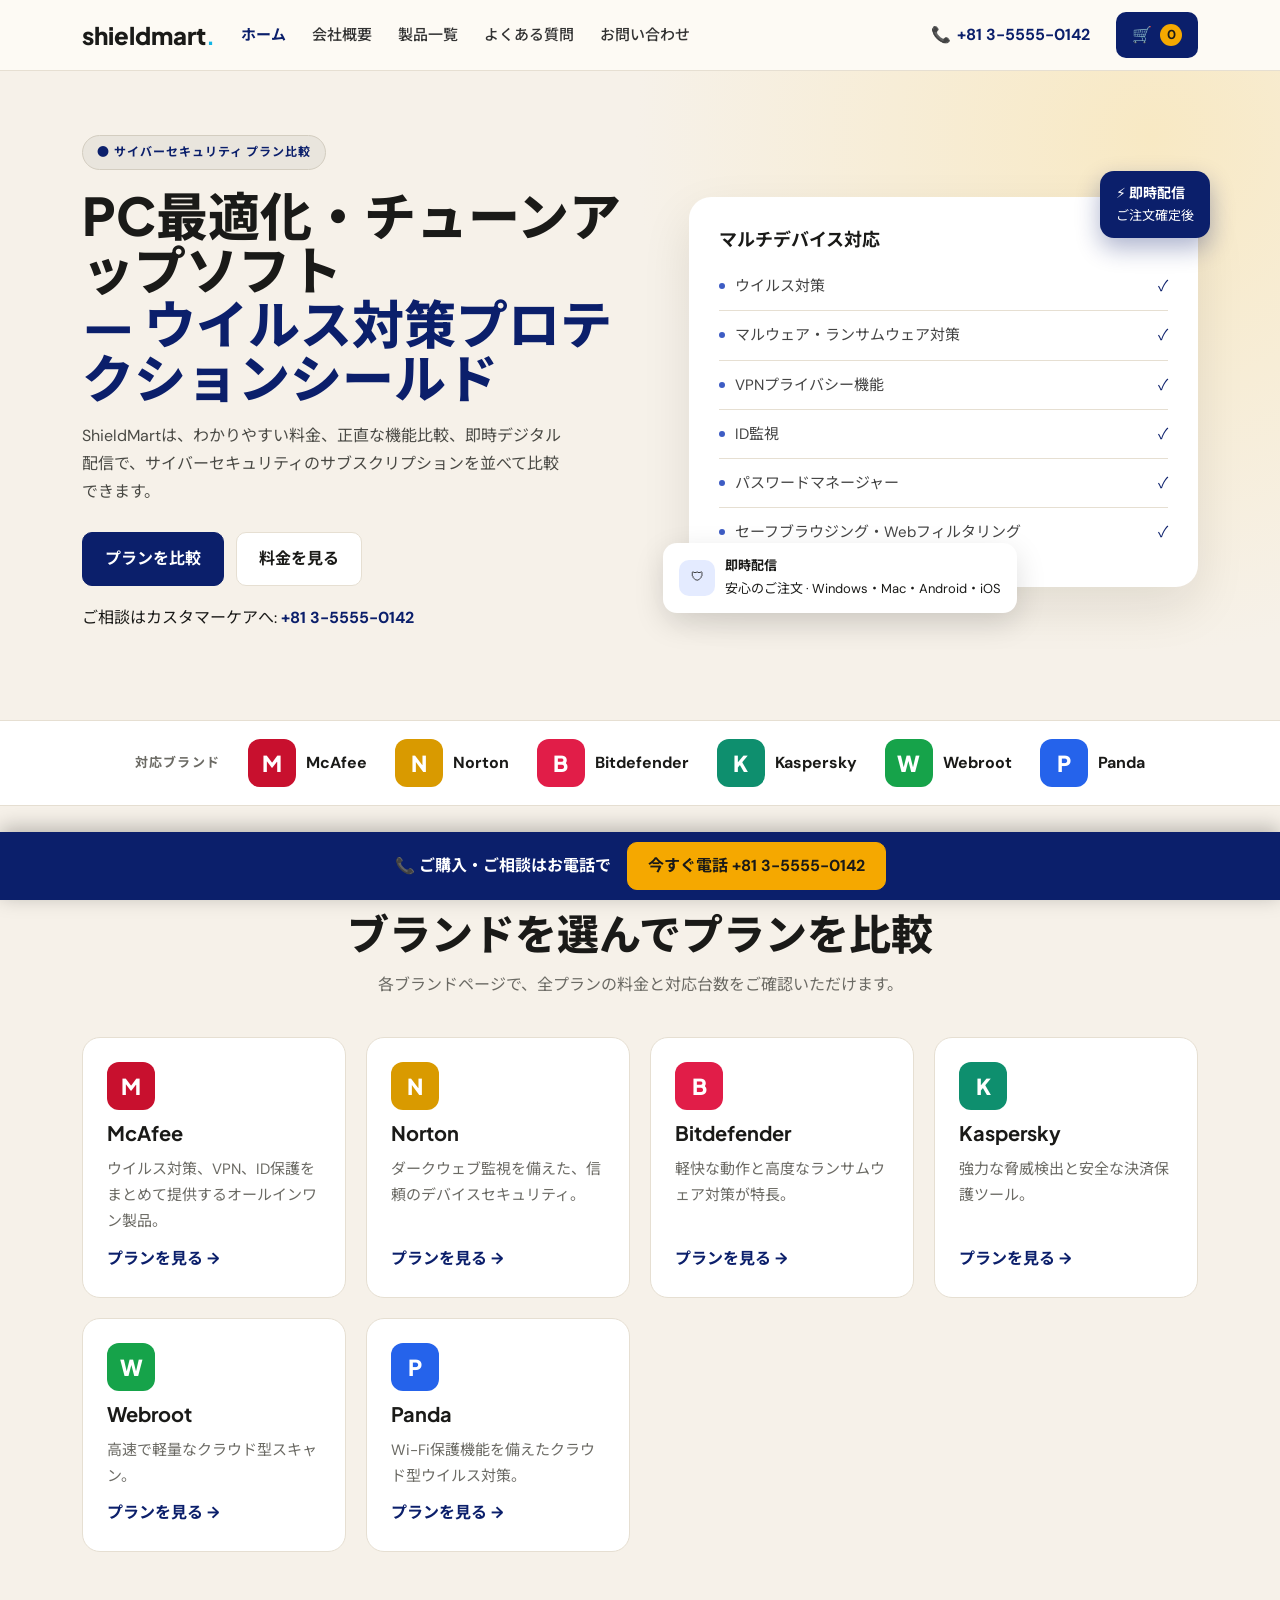
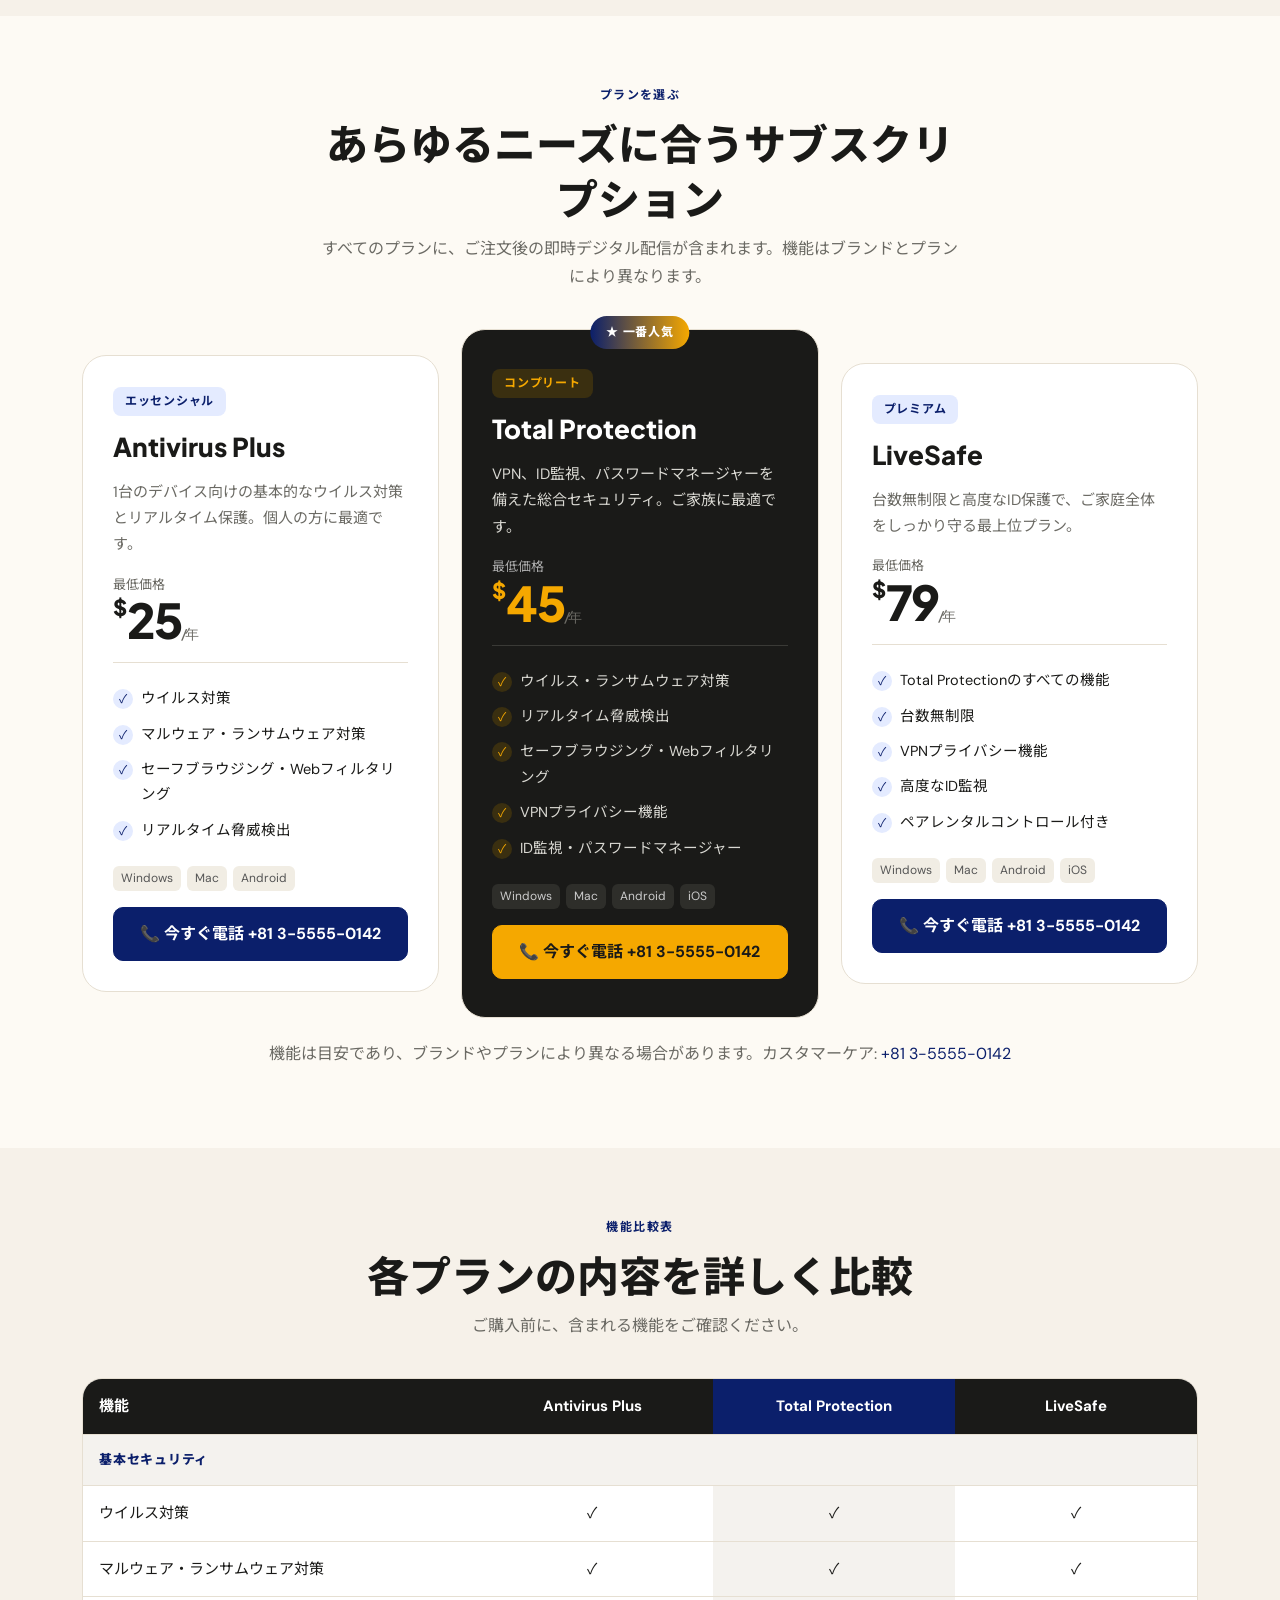
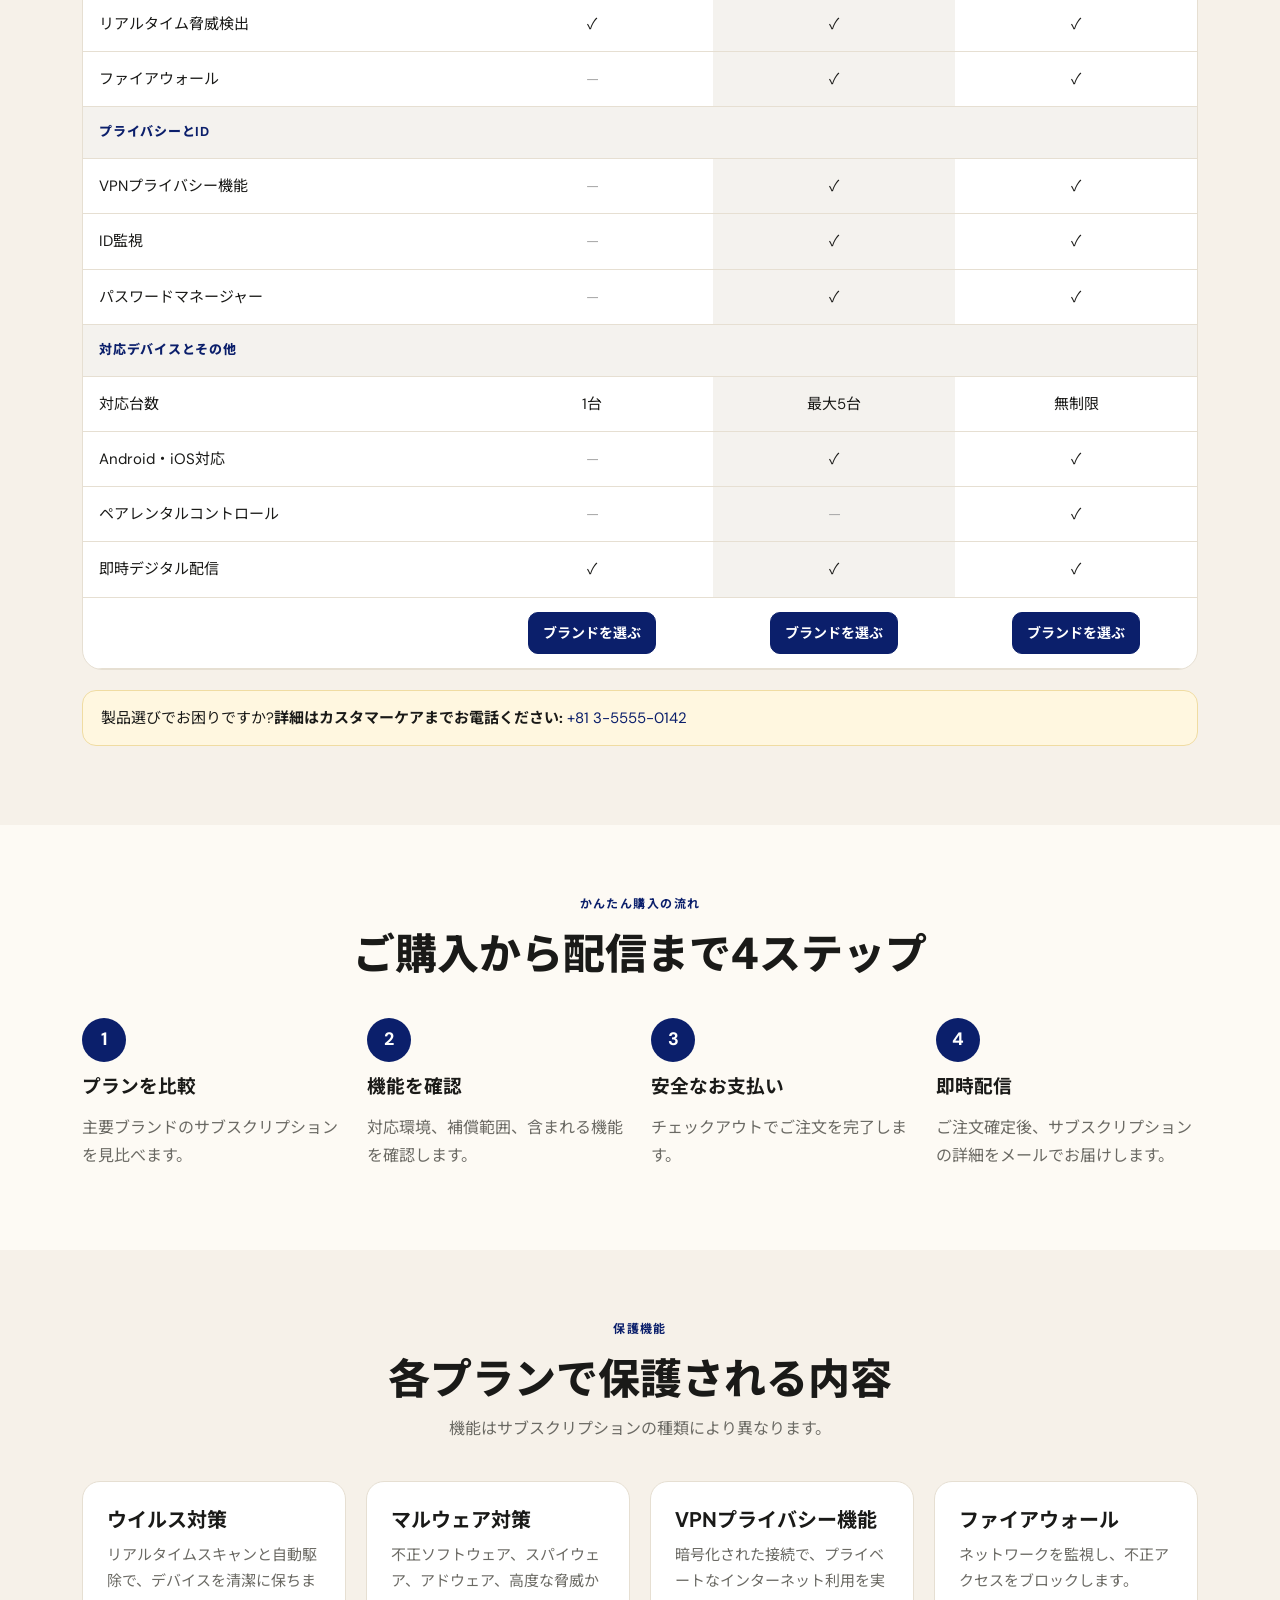
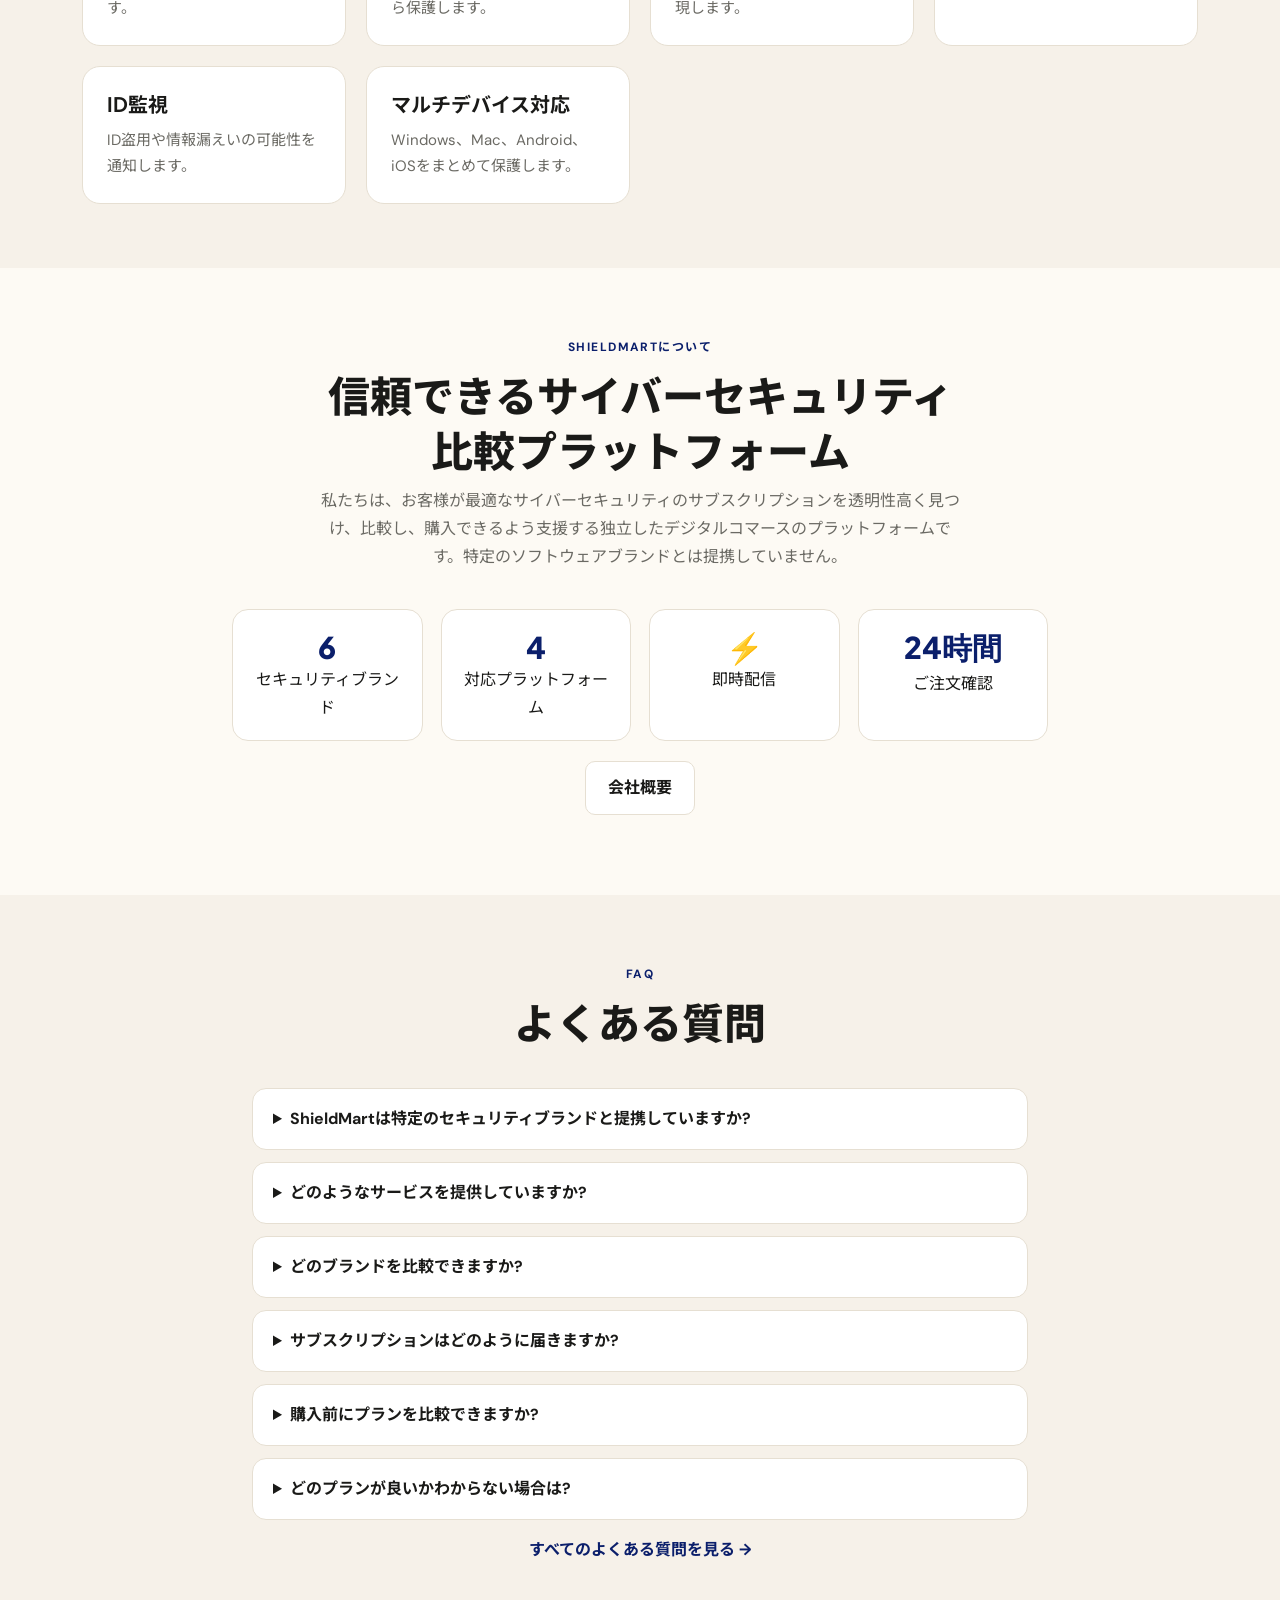
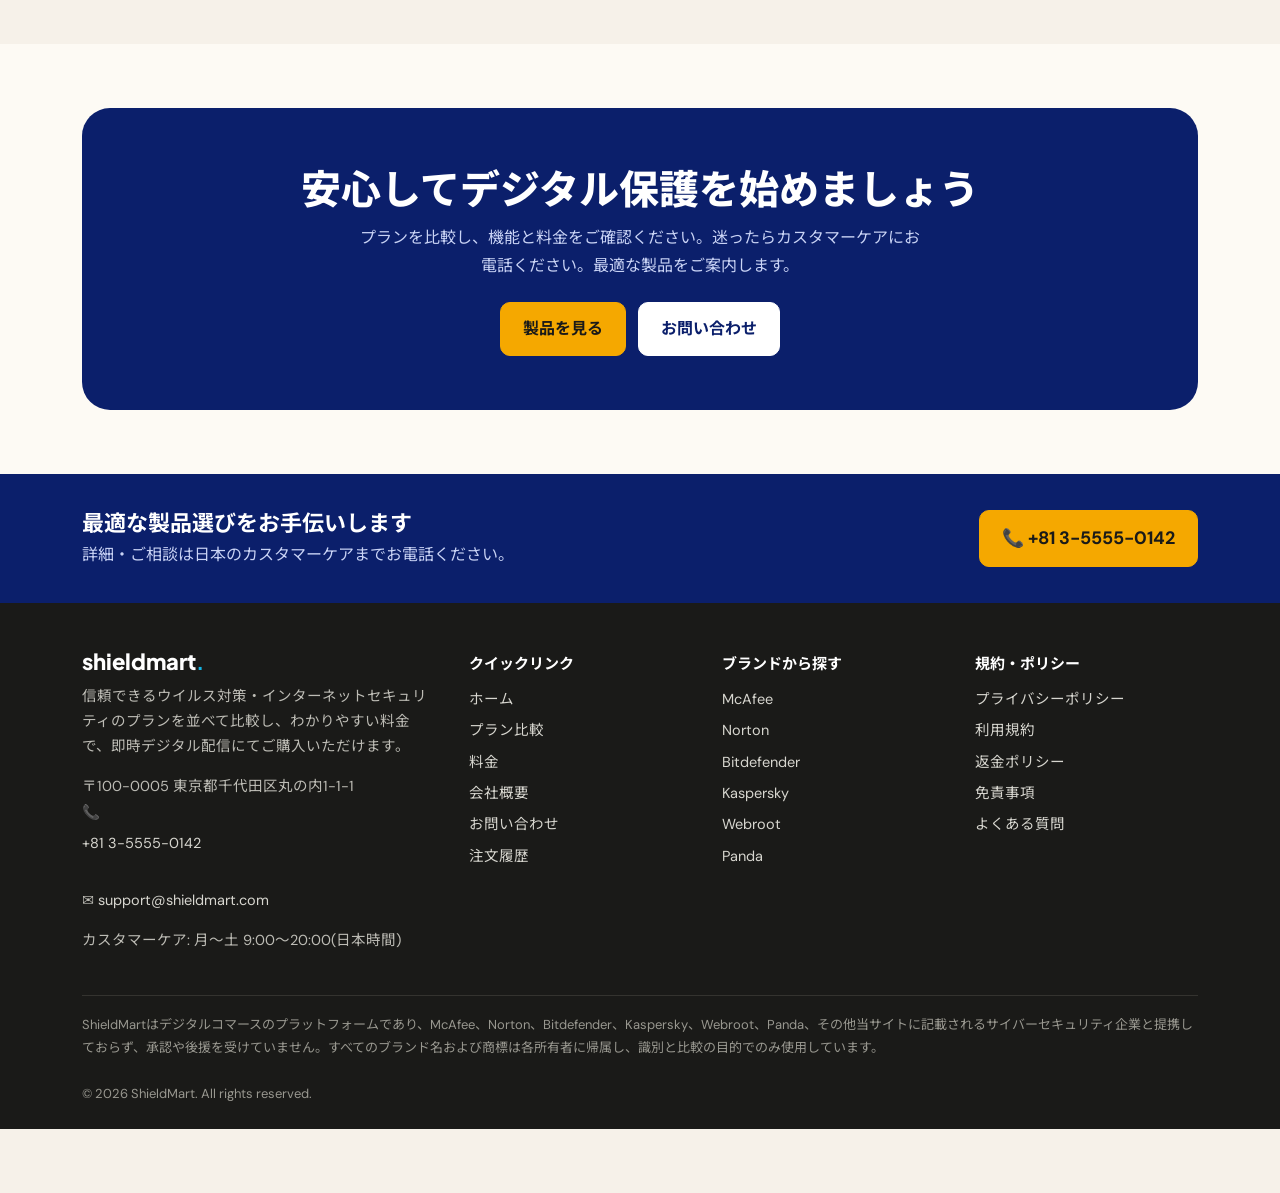
<file: index.html>
<!DOCTYPE html>
<html lang="ja"><head><meta charset="utf-8"><meta name="viewport" content="width=device-width, initial-scale=1">
<title>PC最適化・チューンアップソフト — ウイルス対策プロテクションシールド</title><meta name="description" content="McAfee、Norton、Bitdefender、Kaspersky、Webroot、Pandaのウイルス対策プランを比較。即時デジタル配信。">
<link rel="preconnect" href="https://fonts.googleapis.com"><link href="https://fonts.googleapis.com/css2?family=DM+Sans:wght@400;500;700&family=Noto+Sans+JP:wght@400;500;700;800&family=Plus+Jakarta+Sans:wght@700;800&display=swap" rel="stylesheet">
<link rel="stylesheet" href="assets/style.css"></head>
<body data-page="home"><main id="main"></main><script src="assets/app.js"></script></body></html>
</file>
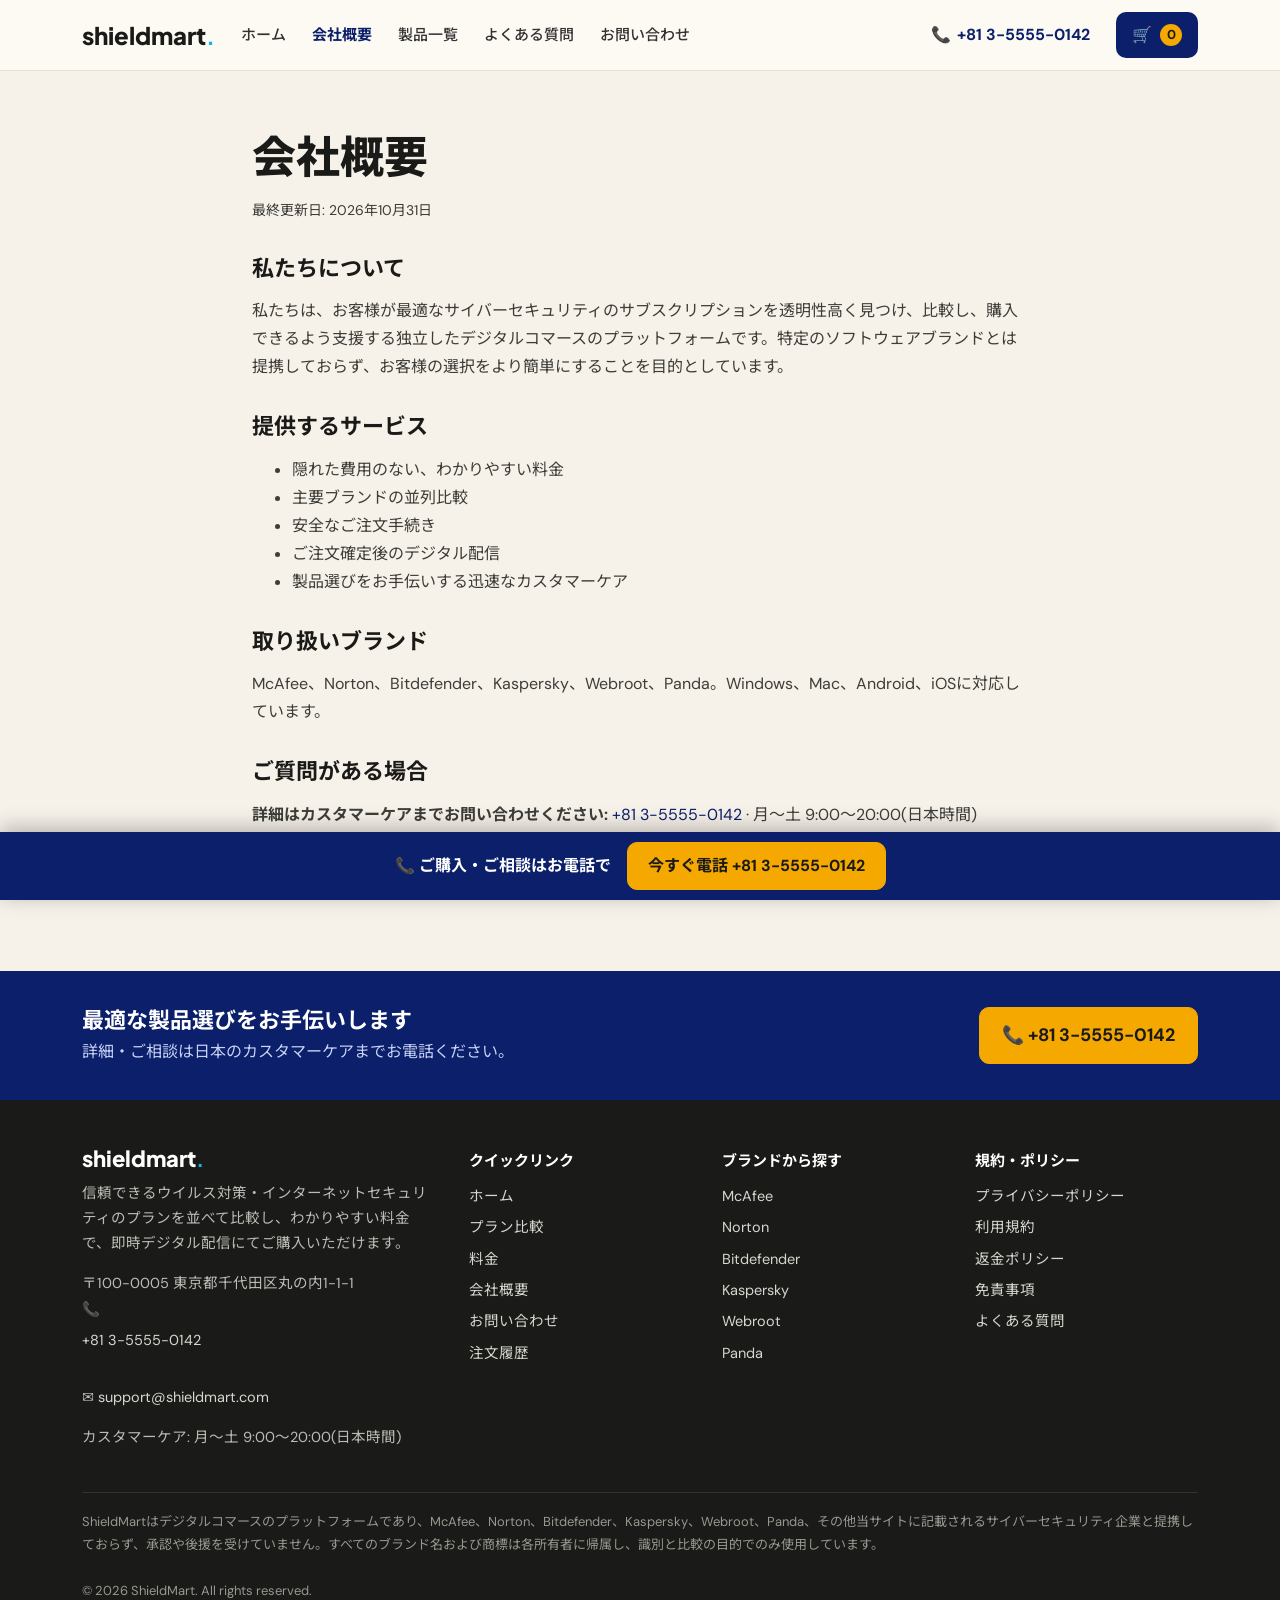
<file: about.html>
<!DOCTYPE html>
<html lang="ja"><head><meta charset="utf-8"><meta name="viewport" content="width=device-width, initial-scale=1">
<title>会社概要 | PC最適化・チューンアップソフト</title><meta name="description" content="サイバーセキュリティ比較プラットフォームについて。">
<link rel="preconnect" href="https://fonts.googleapis.com"><link href="https://fonts.googleapis.com/css2?family=DM+Sans:wght@400;500;700&family=Noto+Sans+JP:wght@400;500;700;800&family=Plus+Jakarta+Sans:wght@700;800&display=swap" rel="stylesheet">
<link rel="stylesheet" href="assets/style.css"></head>
<body data-page="about"><main id="main"><div class="pg"><h1>会社概要</h1><p class="upd">最終更新日: 2026年10月31日</p><h2>私たちについて</h2><p>私たちは、お客様が最適なサイバーセキュリティのサブスクリプションを透明性高く見つけ、比較し、購入できるよう支援する独立したデジタルコマースのプラットフォームです。特定のソフトウェアブランドとは提携しておらず、お客様の選択をより簡単にすることを目的としています。</p><h2>提供するサービス</h2><ul><li>隠れた費用のない、わかりやすい料金</li><li>主要ブランドの並列比較</li><li>安全なご注文手続き</li><li>ご注文確定後のデジタル配信</li><li>製品選びをお手伝いする迅速なカスタマーケア</li></ul><h2>取り扱いブランド</h2><p>McAfee、Norton、Bitdefender、Kaspersky、Webroot、Panda。Windows、Mac、Android、iOSに対応しています。</p><h2>ご質問がある場合</h2><p><b>詳細はカスタマーケアまでお問い合わせください:</b> <span data-c="phone"></span> · <span data-c="hours"></span></p><p><a class="btn" href="contact.html">お問い合わせ</a></p></div></main><script src="assets/app.js"></script></body></html>
</file>
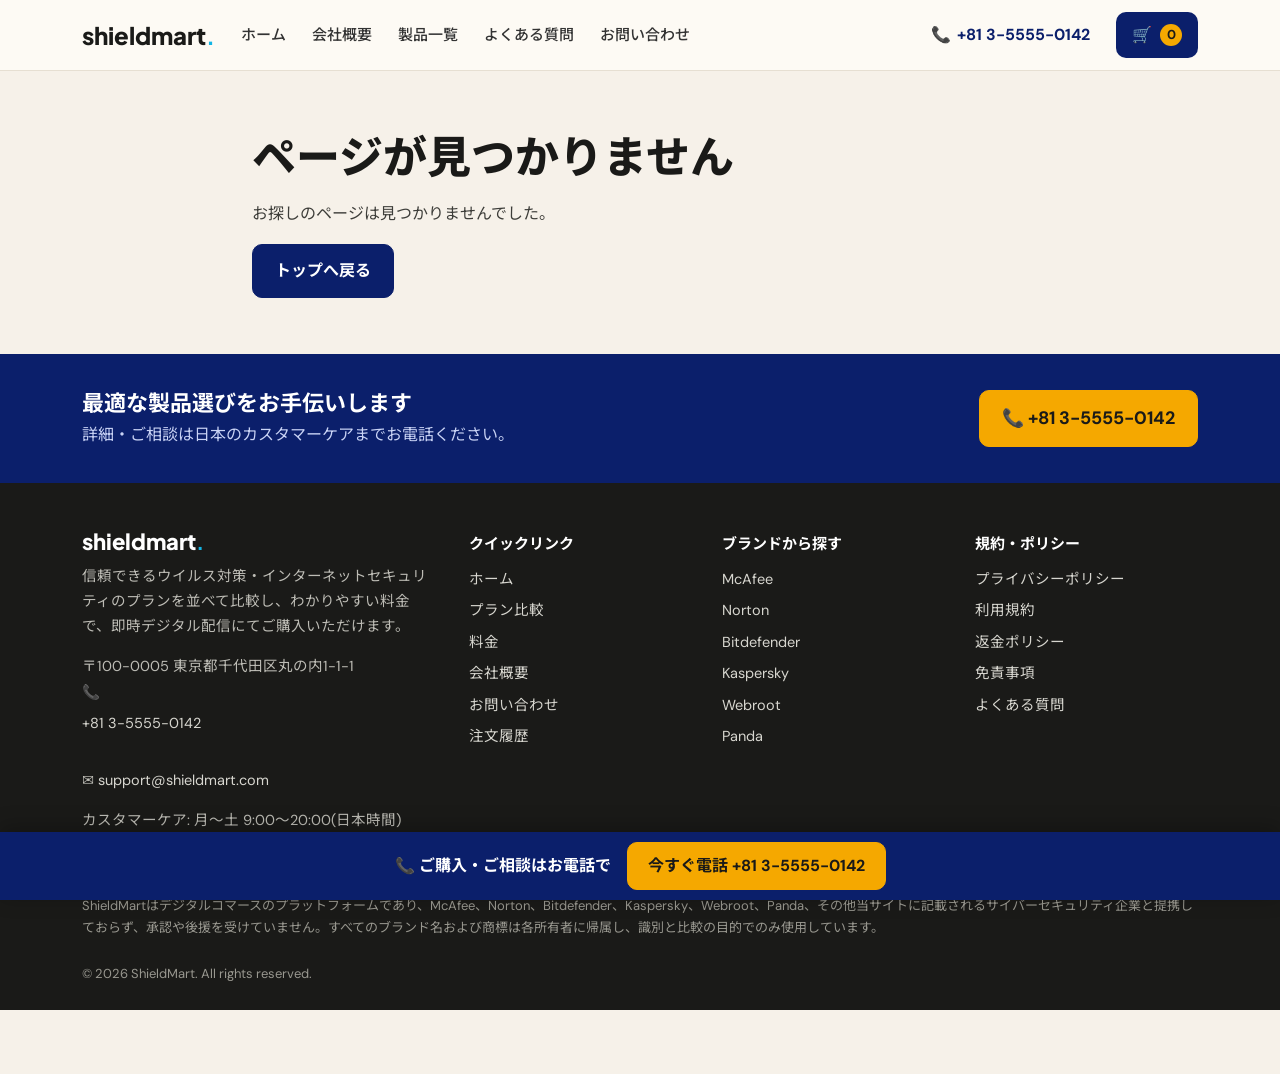
<file: brand.html>
<!DOCTYPE html>
<html lang="ja"><head><meta charset="utf-8"><meta name="viewport" content="width=device-width, initial-scale=1">
<title>ブランド別プラン | PC最適化・チューンアップソフト</title><meta name="description" content="ブランド別にプランを比較。">
<link rel="preconnect" href="https://fonts.googleapis.com"><link href="https://fonts.googleapis.com/css2?family=DM+Sans:wght@400;500;700&family=Noto+Sans+JP:wght@400;500;700;800&family=Plus+Jakarta+Sans:wght@700;800&display=swap" rel="stylesheet">
<link rel="stylesheet" href="assets/style.css"></head>
<body data-page="brand"><main id="main"></main><script src="assets/app.js"></script></body></html>
</file>
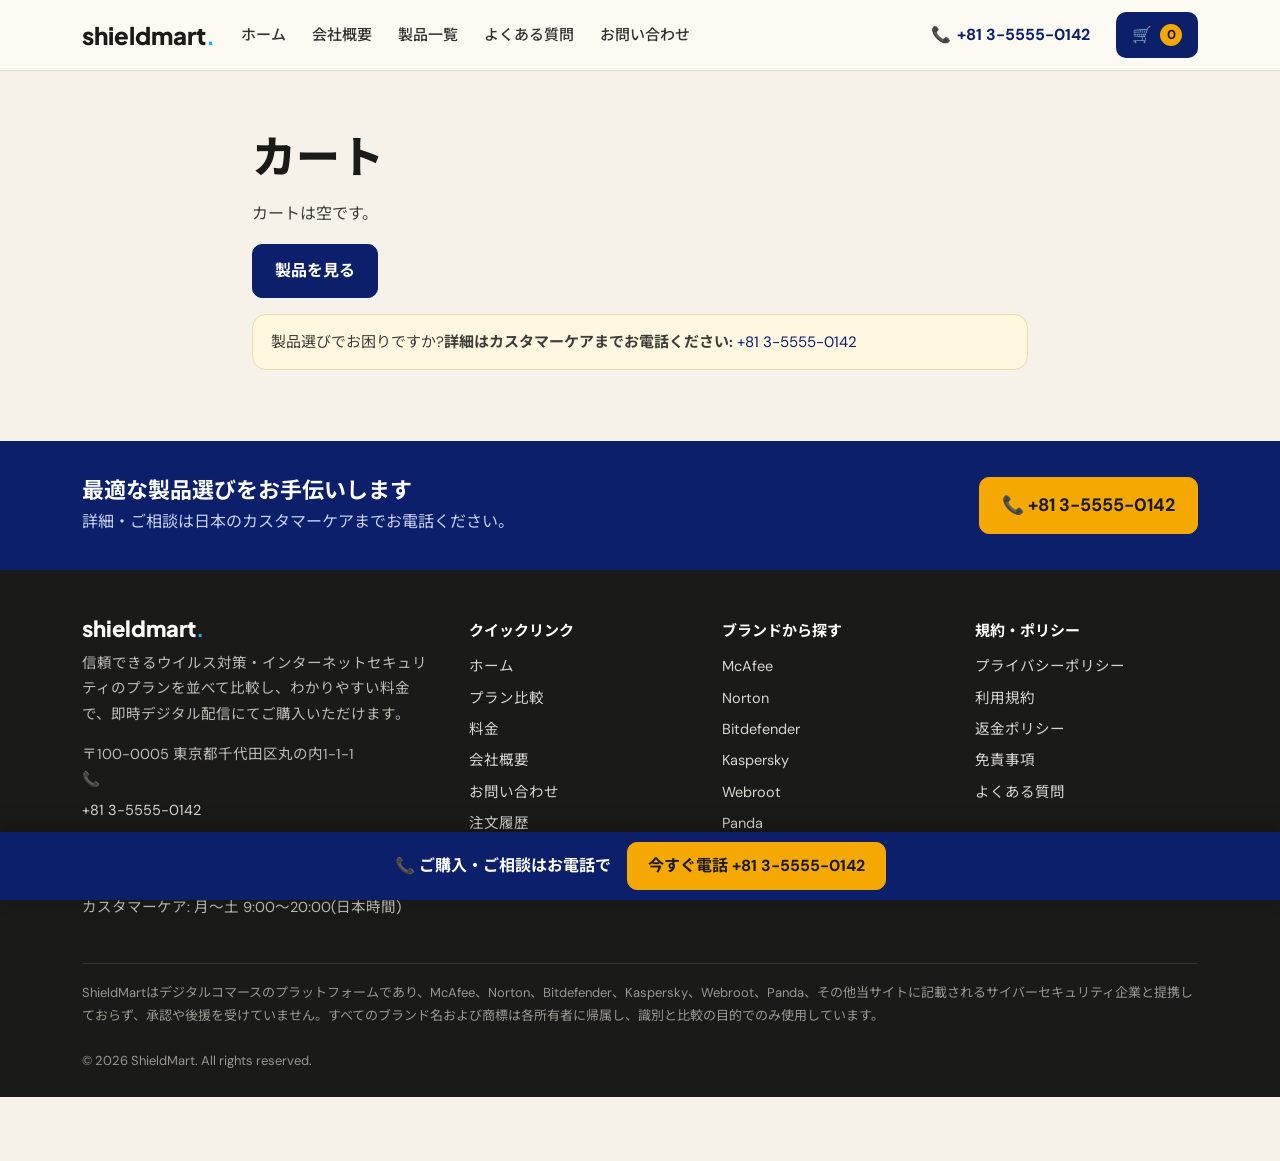
<file: cart.html>
<!DOCTYPE html>
<html lang="ja"><head><meta charset="utf-8"><meta name="viewport" content="width=device-width, initial-scale=1">
<title>カート | PC最適化・チューンアップソフト</title><meta name="description" content="カートの内容を確認。">
<link rel="preconnect" href="https://fonts.googleapis.com"><link href="https://fonts.googleapis.com/css2?family=DM+Sans:wght@400;500;700&family=Noto+Sans+JP:wght@400;500;700;800&family=Plus+Jakarta+Sans:wght@700;800&display=swap" rel="stylesheet">
<link rel="stylesheet" href="assets/style.css"></head>
<body data-page="cart"><main id="main"></main><script src="assets/app.js"></script></body></html>
</file>
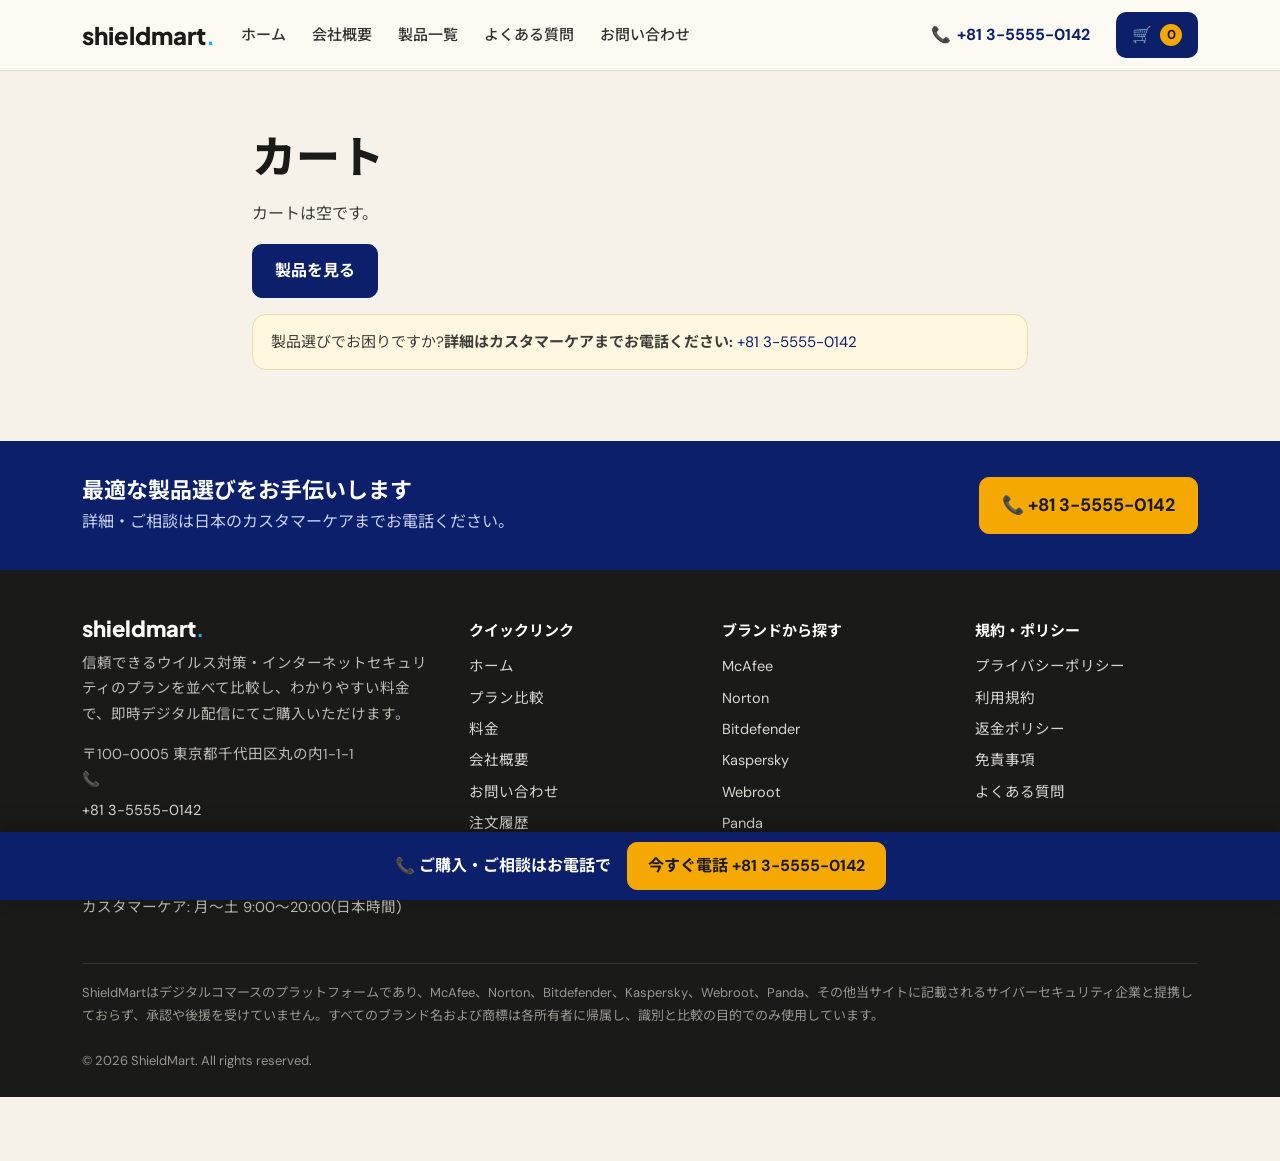
<file: checkout.html>
<!DOCTYPE html>
<html lang="ja"><head><meta charset="utf-8"><meta name="viewport" content="width=device-width, initial-scale=1">
<title>お支払い | PC最適化・チューンアップソフト</title><meta name="description" content="ご注文を完了します。">
<link rel="preconnect" href="https://fonts.googleapis.com"><link href="https://fonts.googleapis.com/css2?family=DM+Sans:wght@400;500;700&family=Noto+Sans+JP:wght@400;500;700;800&family=Plus+Jakarta+Sans:wght@700;800&display=swap" rel="stylesheet">
<link rel="stylesheet" href="assets/style.css"></head>
<body data-page="checkout"><main id="main"></main><script src="assets/app.js"></script></body></html>
</file>
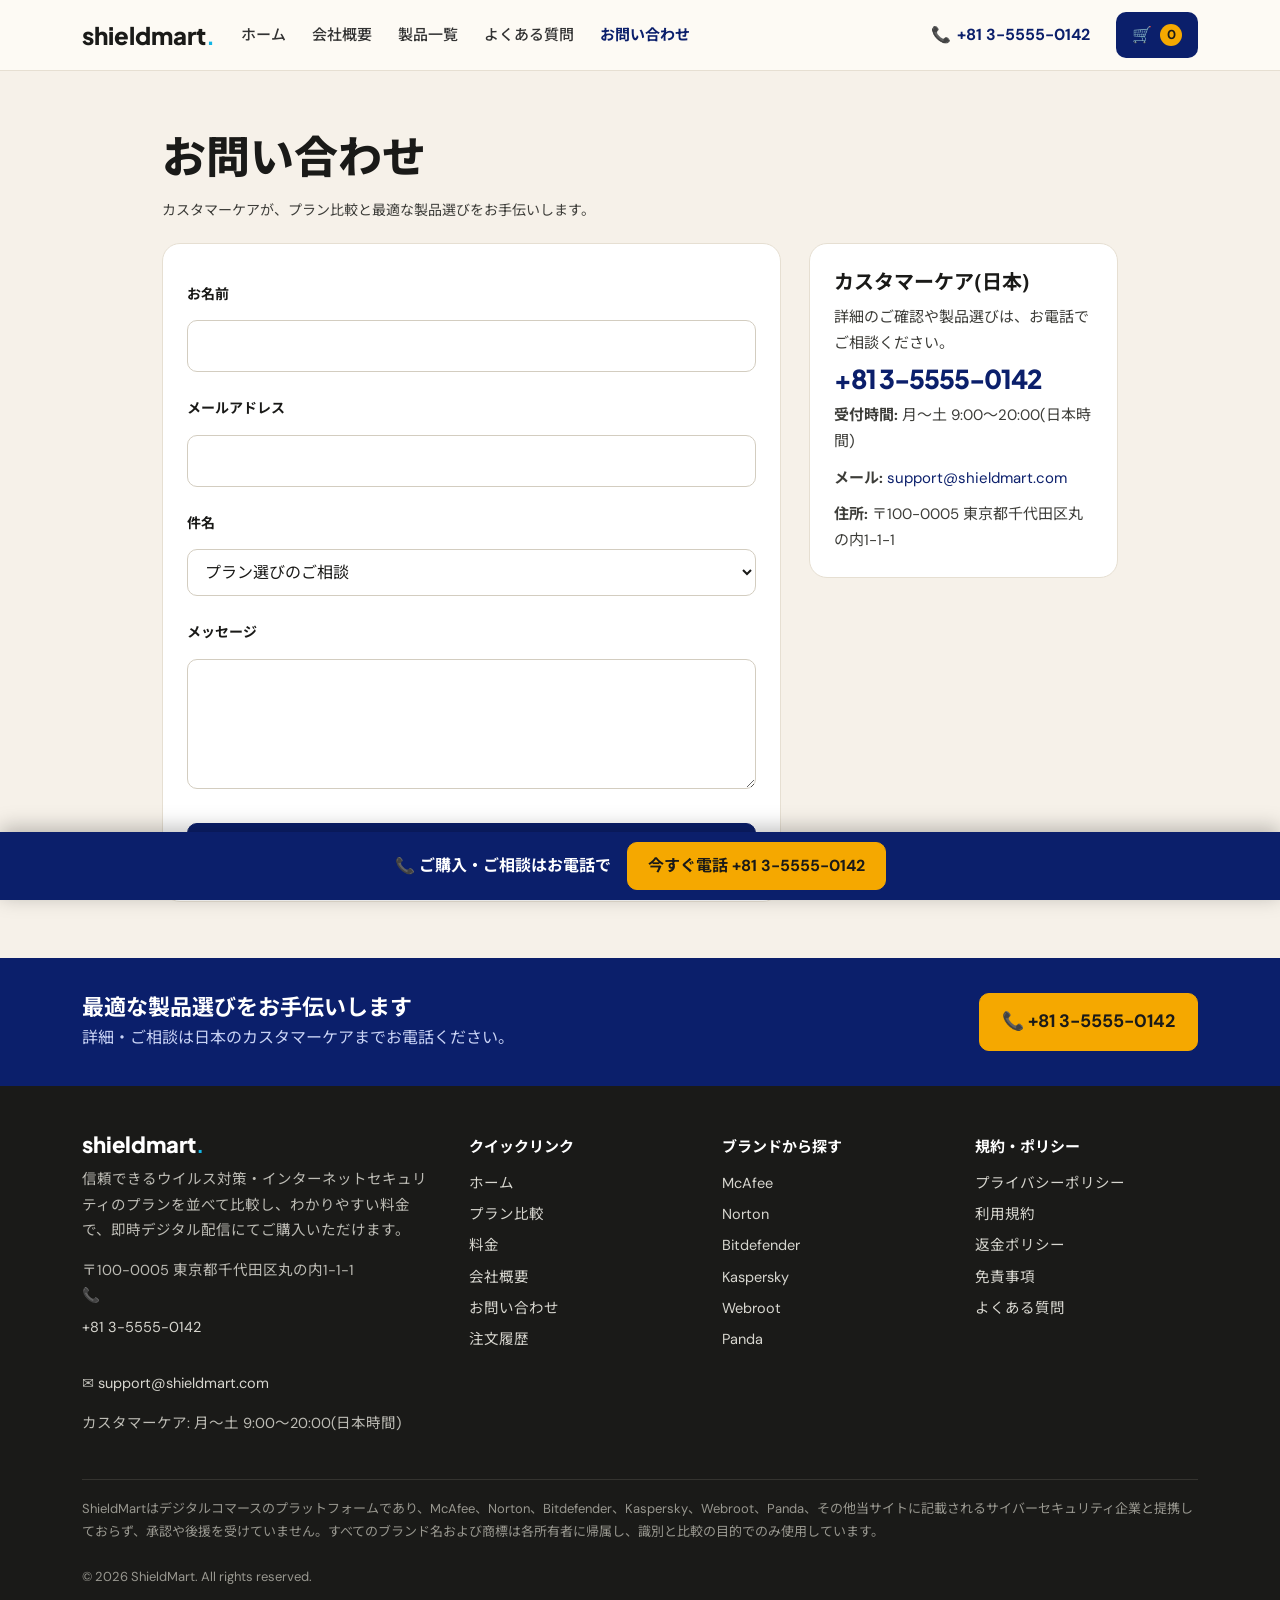
<file: contact.html>
<!DOCTYPE html>
<html lang="ja"><head><meta charset="utf-8"><meta name="viewport" content="width=device-width, initial-scale=1">
<title>お問い合わせ | PC最適化・チューンアップソフト</title><meta name="description" content="カスタマーケアへのお問い合わせ。">
<link rel="preconnect" href="https://fonts.googleapis.com"><link href="https://fonts.googleapis.com/css2?family=DM+Sans:wght@400;500;700&family=Noto+Sans+JP:wght@400;500;700;800&family=Plus+Jakarta+Sans:wght@700;800&display=swap" rel="stylesheet">
<link rel="stylesheet" href="assets/style.css"></head>
<body data-page="contact"><main id="main"></main><script src="assets/app.js"></script></body></html>
</file>
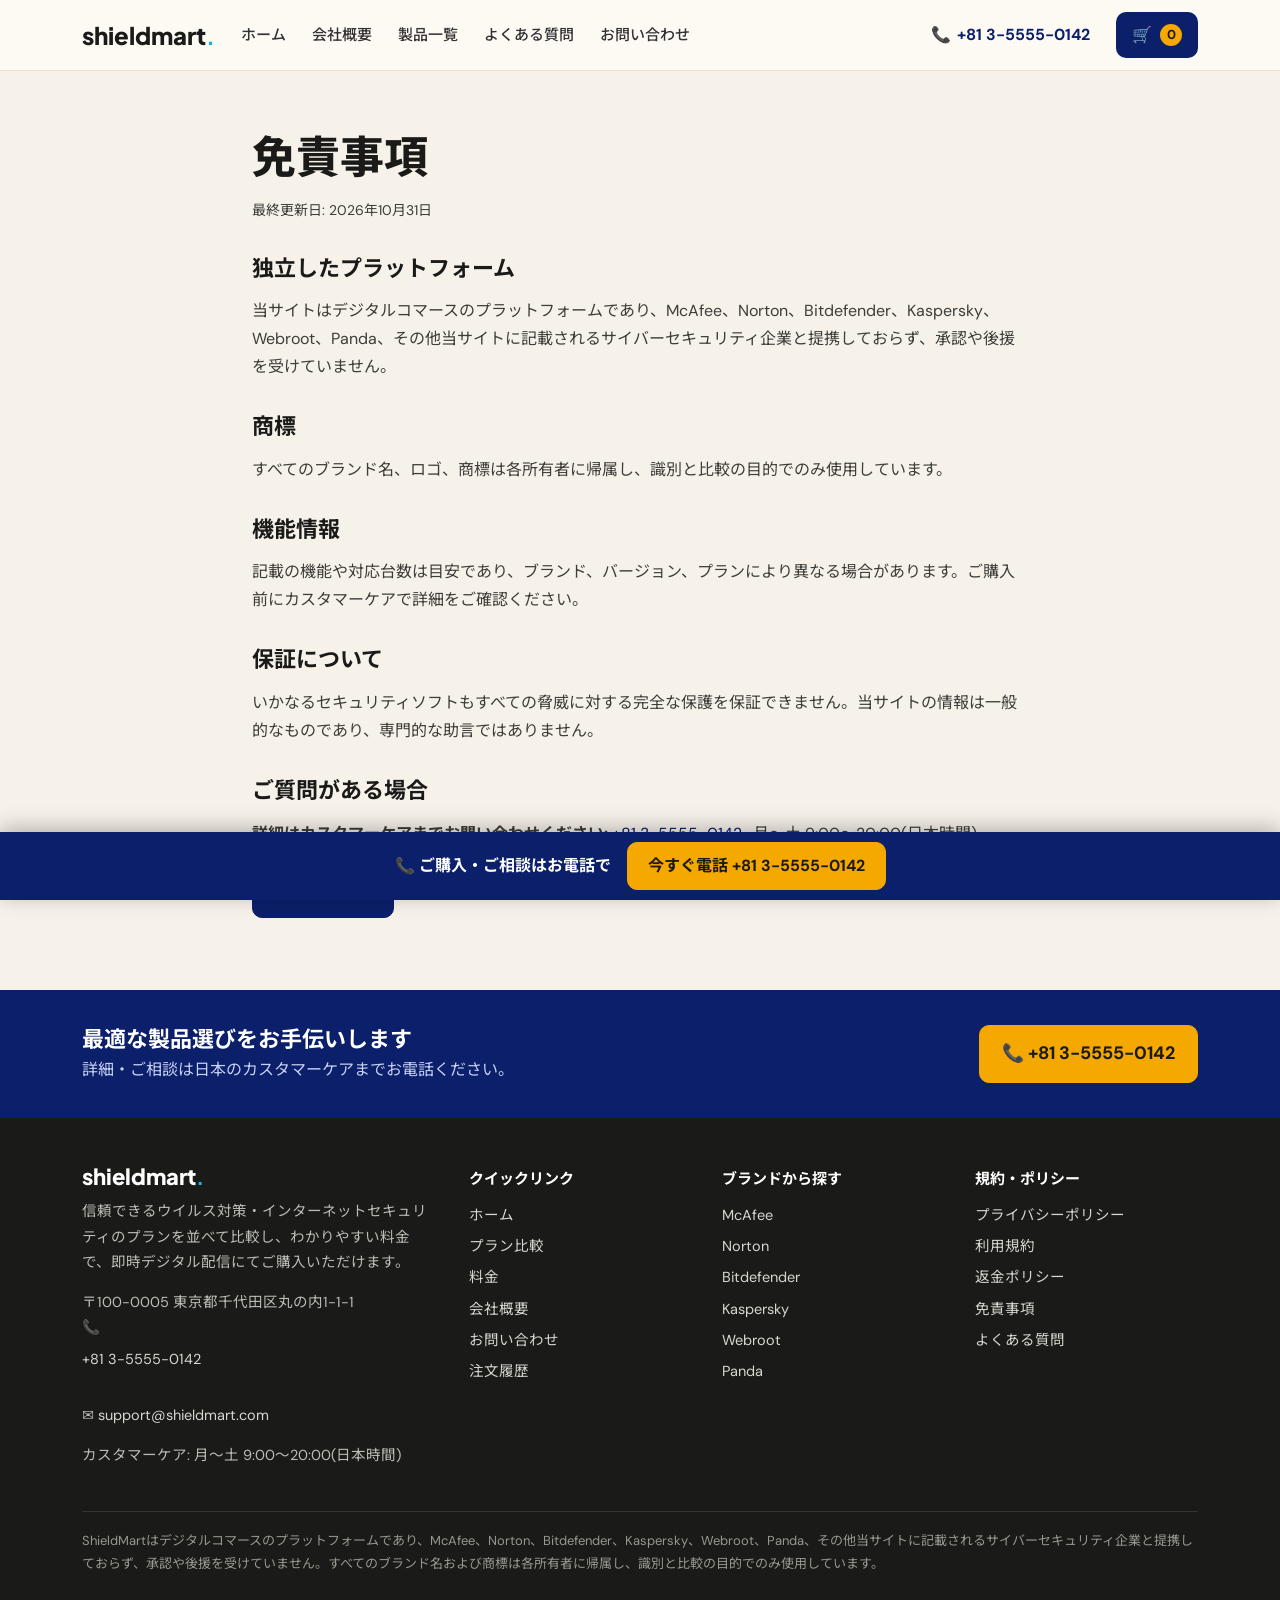
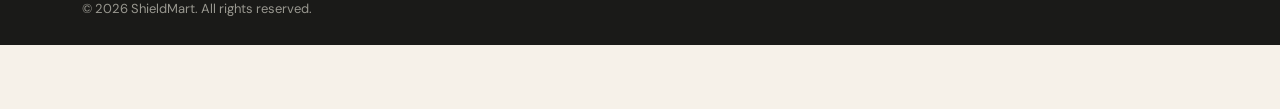
<file: disclaimer.html>
<!DOCTYPE html>
<html lang="ja"><head><meta charset="utf-8"><meta name="viewport" content="width=device-width, initial-scale=1">
<title>免責事項 | PC最適化・チューンアップソフト</title><meta name="description" content="独立性、商標、および一般的な免責事項。">
<link rel="preconnect" href="https://fonts.googleapis.com"><link href="https://fonts.googleapis.com/css2?family=DM+Sans:wght@400;500;700&family=Noto+Sans+JP:wght@400;500;700;800&family=Plus+Jakarta+Sans:wght@700;800&display=swap" rel="stylesheet">
<link rel="stylesheet" href="assets/style.css"></head>
<body data-page="disclaimer"><main id="main"><div class="pg"><h1>免責事項</h1><p class="upd">最終更新日: 2026年10月31日</p><h2>独立したプラットフォーム</h2><p>当サイトはデジタルコマースのプラットフォームであり、McAfee、Norton、Bitdefender、Kaspersky、Webroot、Panda、その他当サイトに記載されるサイバーセキュリティ企業と提携しておらず、承認や後援を受けていません。</p><h2>商標</h2><p>すべてのブランド名、ロゴ、商標は各所有者に帰属し、識別と比較の目的でのみ使用しています。</p><h2>機能情報</h2><p>記載の機能や対応台数は目安であり、ブランド、バージョン、プランにより異なる場合があります。ご購入前にカスタマーケアで詳細をご確認ください。</p><h2>保証について</h2><p>いかなるセキュリティソフトもすべての脅威に対する完全な保護を保証できません。当サイトの情報は一般的なものであり、専門的な助言ではありません。</p><h2>ご質問がある場合</h2><p><b>詳細はカスタマーケアまでお問い合わせください:</b> <span data-c="phone"></span> · <span data-c="hours"></span></p><p><a class="btn" href="contact.html">お問い合わせ</a></p></div></main><script src="assets/app.js"></script></body></html>
</file>
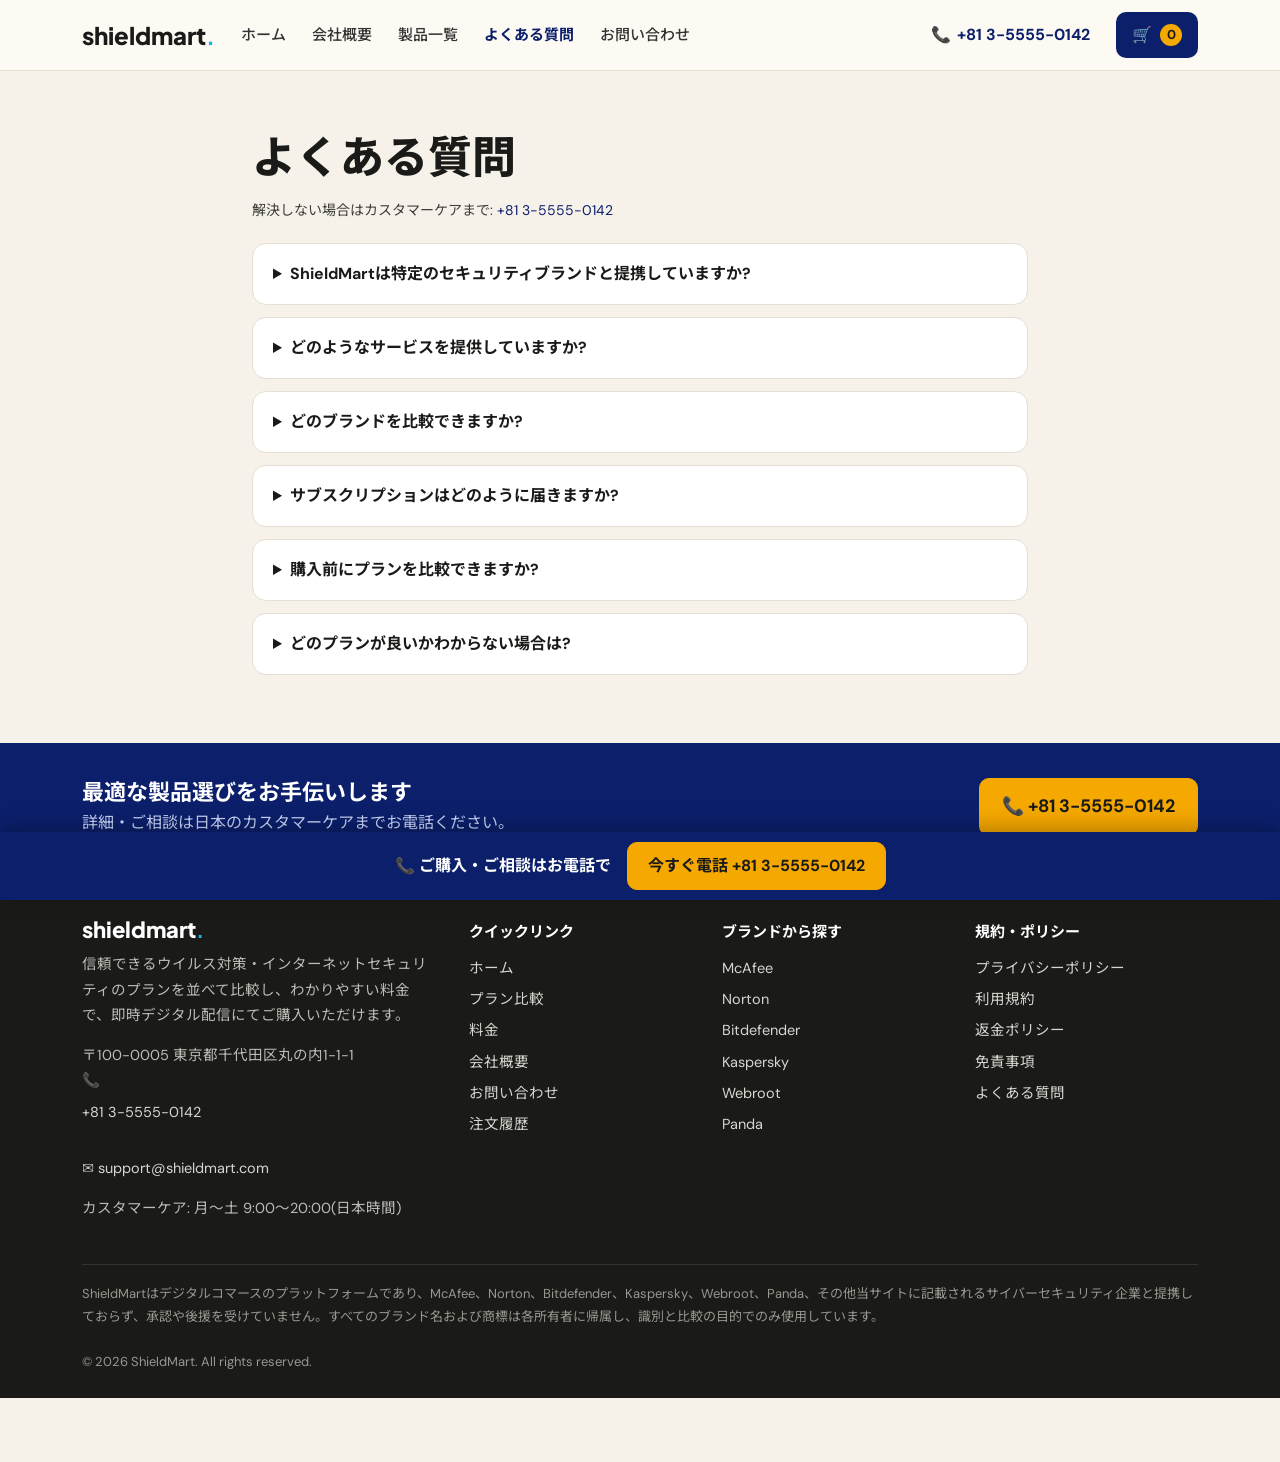
<file: faq.html>
<!DOCTYPE html>
<html lang="ja"><head><meta charset="utf-8"><meta name="viewport" content="width=device-width, initial-scale=1">
<title>よくある質問 | PC最適化・チューンアップソフト</title><meta name="description" content="よくある質問と回答。">
<link rel="preconnect" href="https://fonts.googleapis.com"><link href="https://fonts.googleapis.com/css2?family=DM+Sans:wght@400;500;700&family=Noto+Sans+JP:wght@400;500;700;800&family=Plus+Jakarta+Sans:wght@700;800&display=swap" rel="stylesheet">
<link rel="stylesheet" href="assets/style.css"></head>
<body data-page="faq"><main id="main"></main><script src="assets/app.js"></script></body></html>
</file>
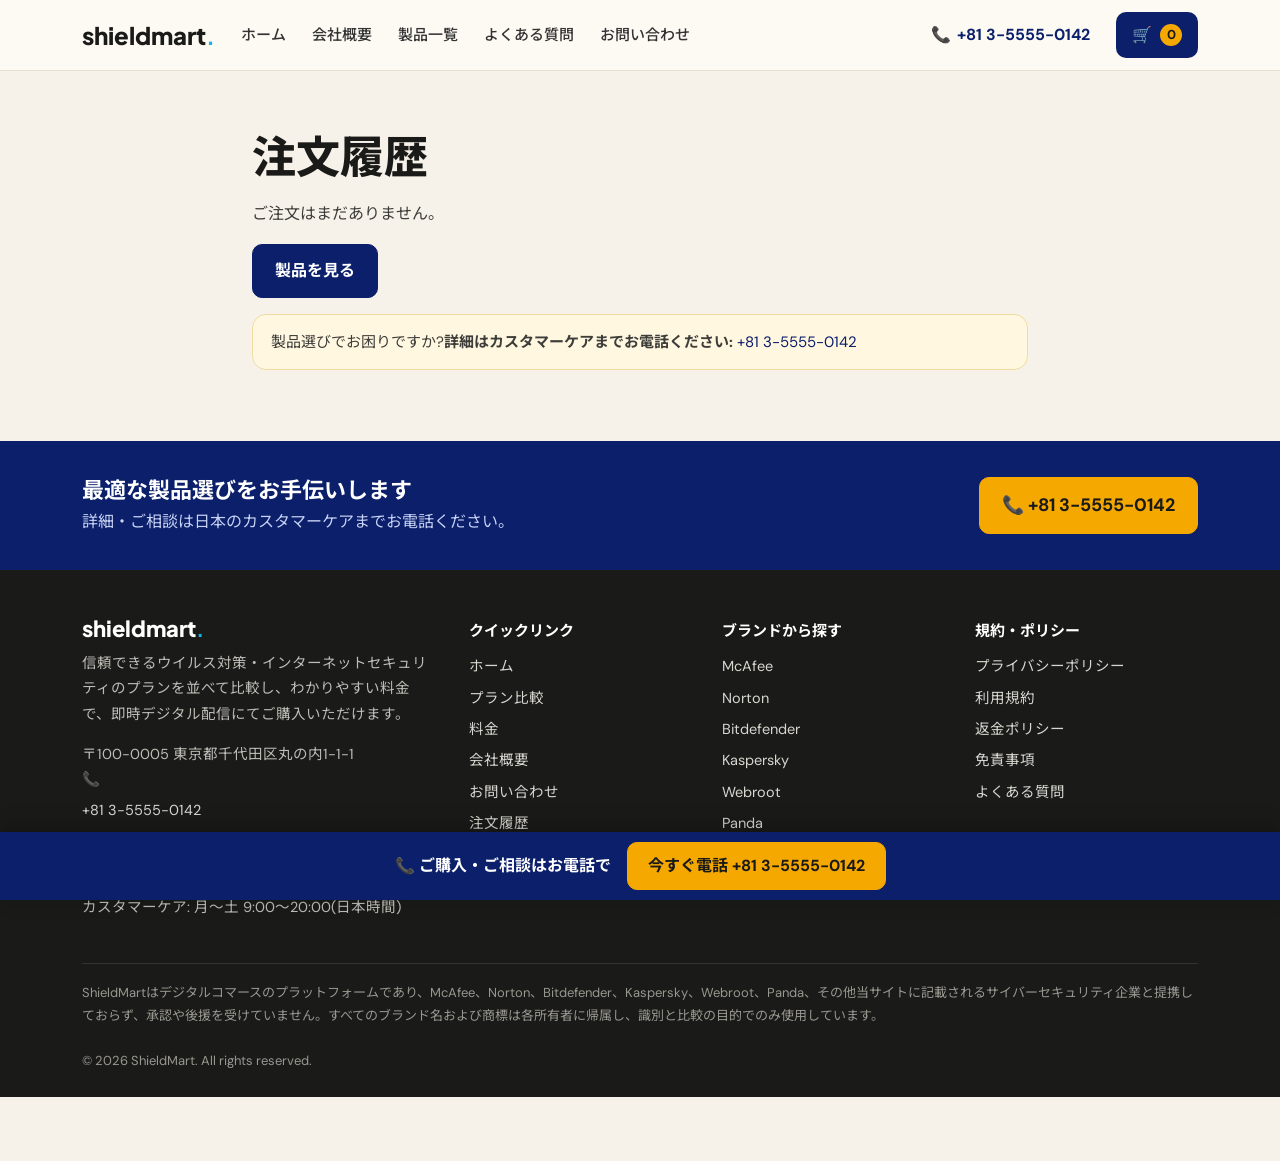
<file: orders.html>
<!DOCTYPE html>
<html lang="ja"><head><meta charset="utf-8"><meta name="viewport" content="width=device-width, initial-scale=1">
<title>注文履歴 | PC最適化・チューンアップソフト</title><meta name="description" content="ご注文の確認。">
<link rel="preconnect" href="https://fonts.googleapis.com"><link href="https://fonts.googleapis.com/css2?family=DM+Sans:wght@400;500;700&family=Noto+Sans+JP:wght@400;500;700;800&family=Plus+Jakarta+Sans:wght@700;800&display=swap" rel="stylesheet">
<link rel="stylesheet" href="assets/style.css"></head>
<body data-page="orders"><main id="main"></main><script src="assets/app.js"></script></body></html>
</file>
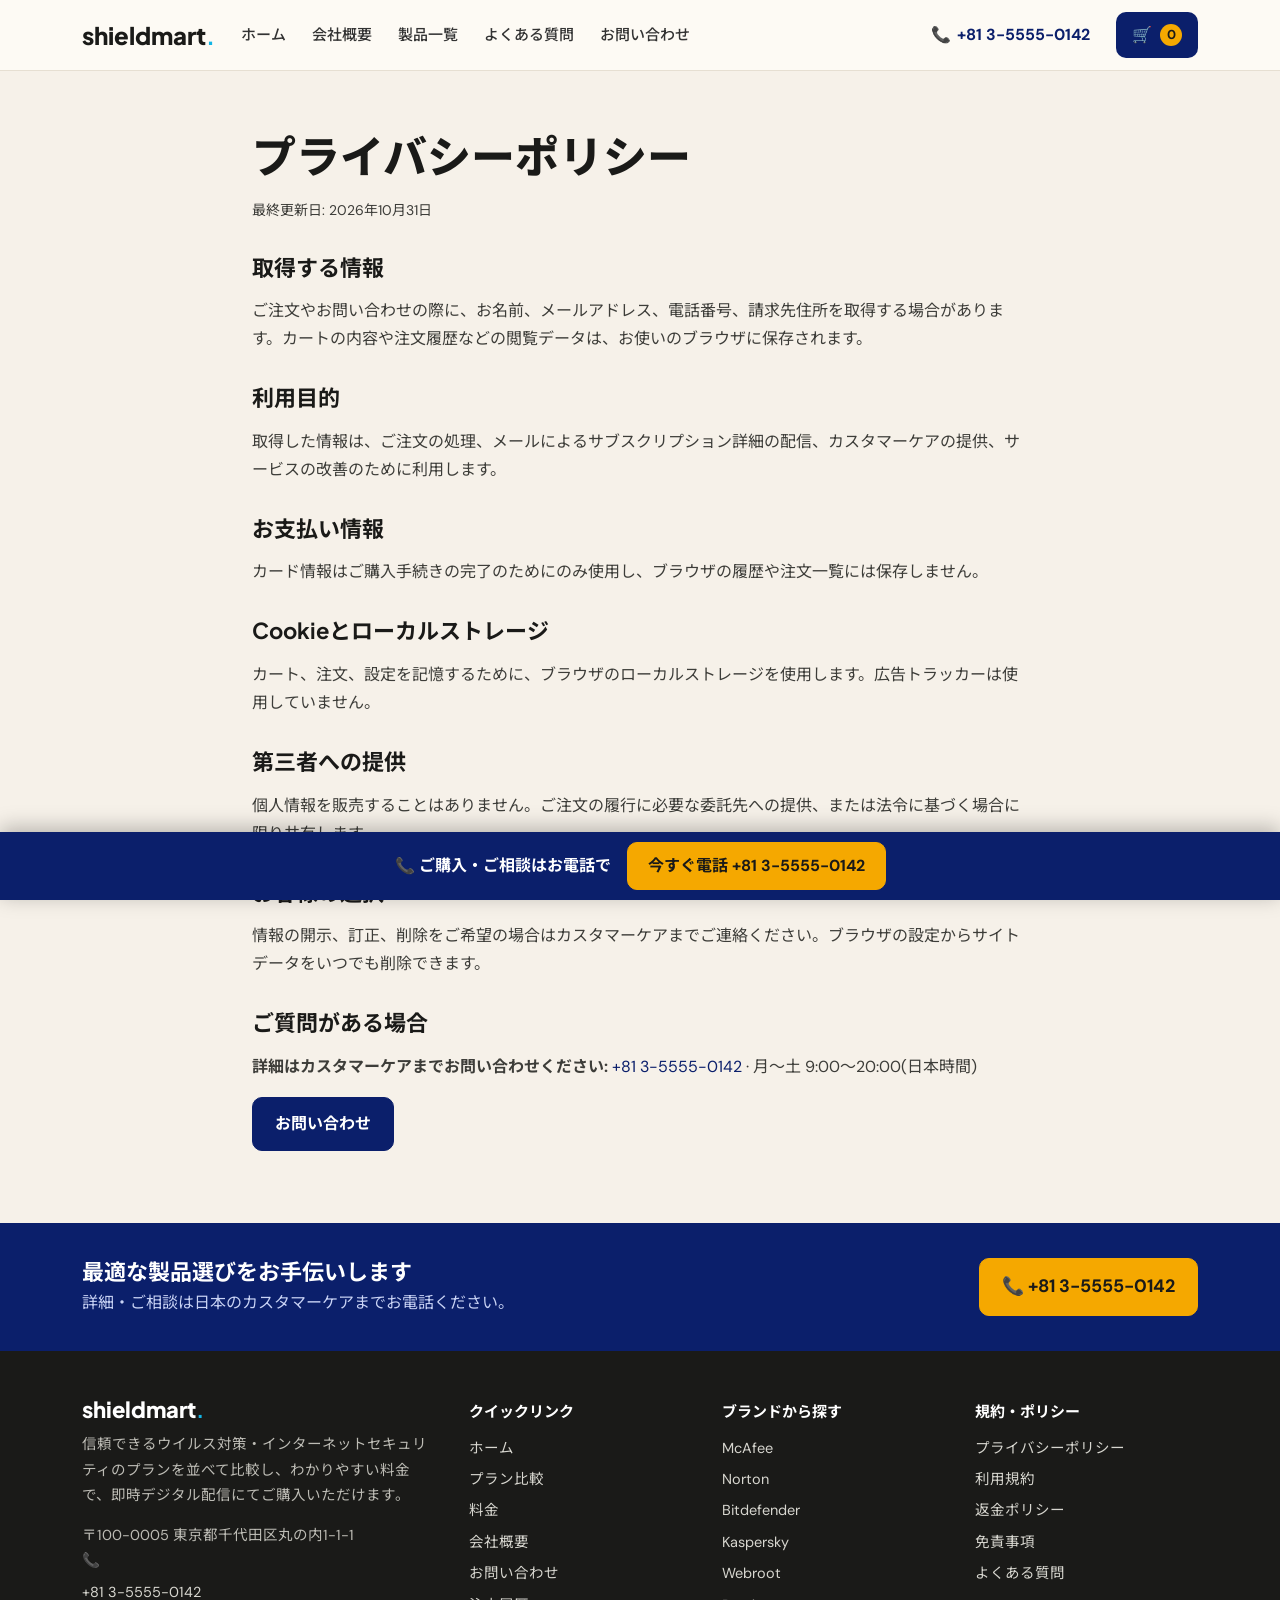
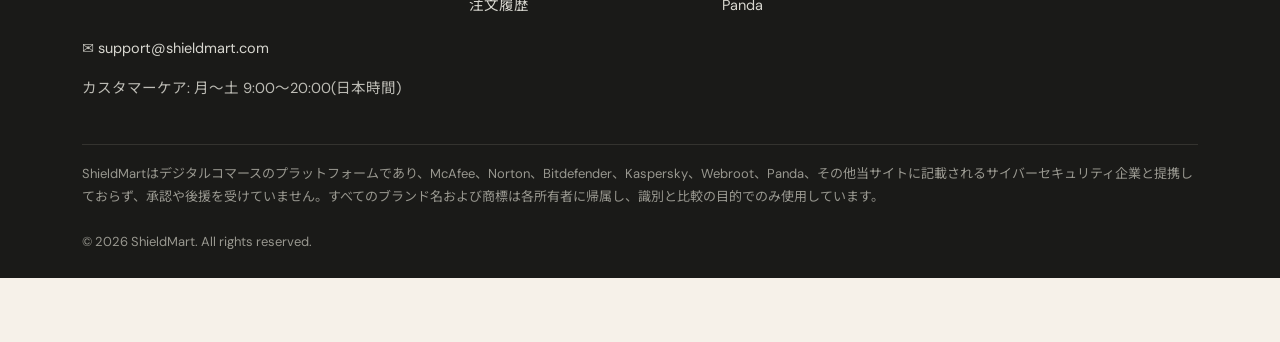
<file: privacy.html>
<!DOCTYPE html>
<html lang="ja"><head><meta charset="utf-8"><meta name="viewport" content="width=device-width, initial-scale=1">
<title>プライバシーポリシー | PC最適化・チューンアップソフト</title><meta name="description" content="個人情報の取得・利用・保護について。">
<link rel="preconnect" href="https://fonts.googleapis.com"><link href="https://fonts.googleapis.com/css2?family=DM+Sans:wght@400;500;700&family=Noto+Sans+JP:wght@400;500;700;800&family=Plus+Jakarta+Sans:wght@700;800&display=swap" rel="stylesheet">
<link rel="stylesheet" href="assets/style.css"></head>
<body data-page="privacy"><main id="main"><div class="pg"><h1>プライバシーポリシー</h1><p class="upd">最終更新日: 2026年10月31日</p><h2>取得する情報</h2><p>ご注文やお問い合わせの際に、お名前、メールアドレス、電話番号、請求先住所を取得する場合があります。カートの内容や注文履歴などの閲覧データは、お使いのブラウザに保存されます。</p><h2>利用目的</h2><p>取得した情報は、ご注文の処理、メールによるサブスクリプション詳細の配信、カスタマーケアの提供、サービスの改善のために利用します。</p><h2>お支払い情報</h2><p>カード情報はご購入手続きの完了のためにのみ使用し、ブラウザの履歴や注文一覧には保存しません。</p><h2>Cookieとローカルストレージ</h2><p>カート、注文、設定を記憶するために、ブラウザのローカルストレージを使用します。広告トラッカーは使用していません。</p><h2>第三者への提供</h2><p>個人情報を販売することはありません。ご注文の履行に必要な委託先への提供、または法令に基づく場合に限り共有します。</p><h2>お客様の選択</h2><p>情報の開示、訂正、削除をご希望の場合はカスタマーケアまでご連絡ください。ブラウザの設定からサイトデータをいつでも削除できます。</p><h2>ご質問がある場合</h2><p><b>詳細はカスタマーケアまでお問い合わせください:</b> <span data-c="phone"></span> · <span data-c="hours"></span></p><p><a class="btn" href="contact.html">お問い合わせ</a></p></div></main><script src="assets/app.js"></script></body></html>
</file>
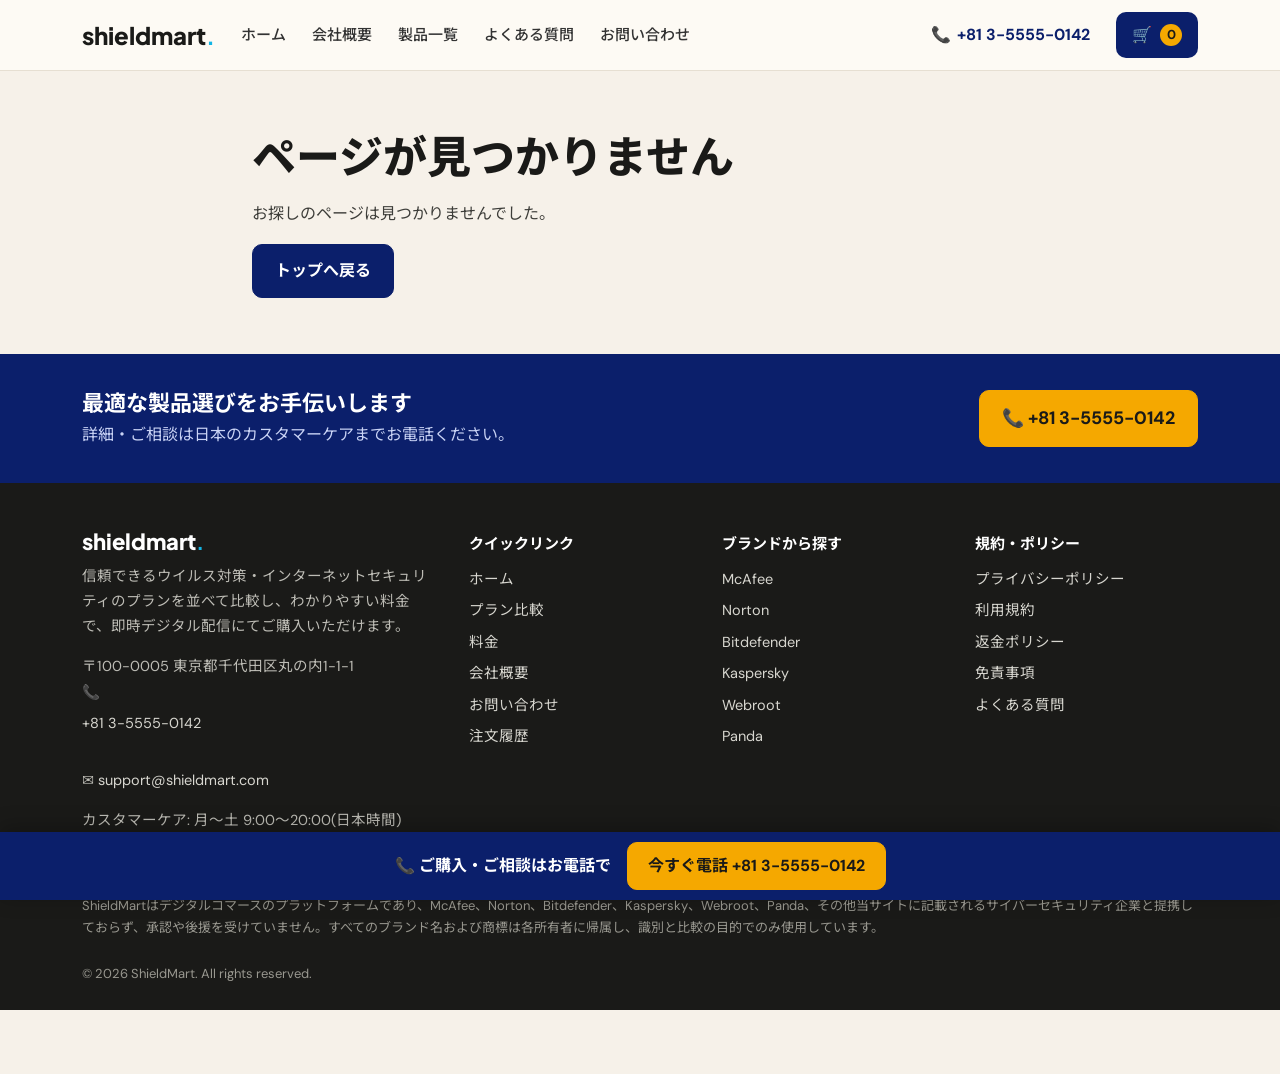
<file: product.html>
<!DOCTYPE html>
<html lang="ja"><head><meta charset="utf-8"><meta name="viewport" content="width=device-width, initial-scale=1">
<title>製品詳細 | PC最適化・チューンアップソフト</title><meta name="description" content="プランの詳細と料金。">
<link rel="preconnect" href="https://fonts.googleapis.com"><link href="https://fonts.googleapis.com/css2?family=DM+Sans:wght@400;500;700&family=Noto+Sans+JP:wght@400;500;700;800&family=Plus+Jakarta+Sans:wght@700;800&display=swap" rel="stylesheet">
<link rel="stylesheet" href="assets/style.css"></head>
<body data-page="product"><main id="main"></main><script src="assets/app.js"></script></body></html>
</file>
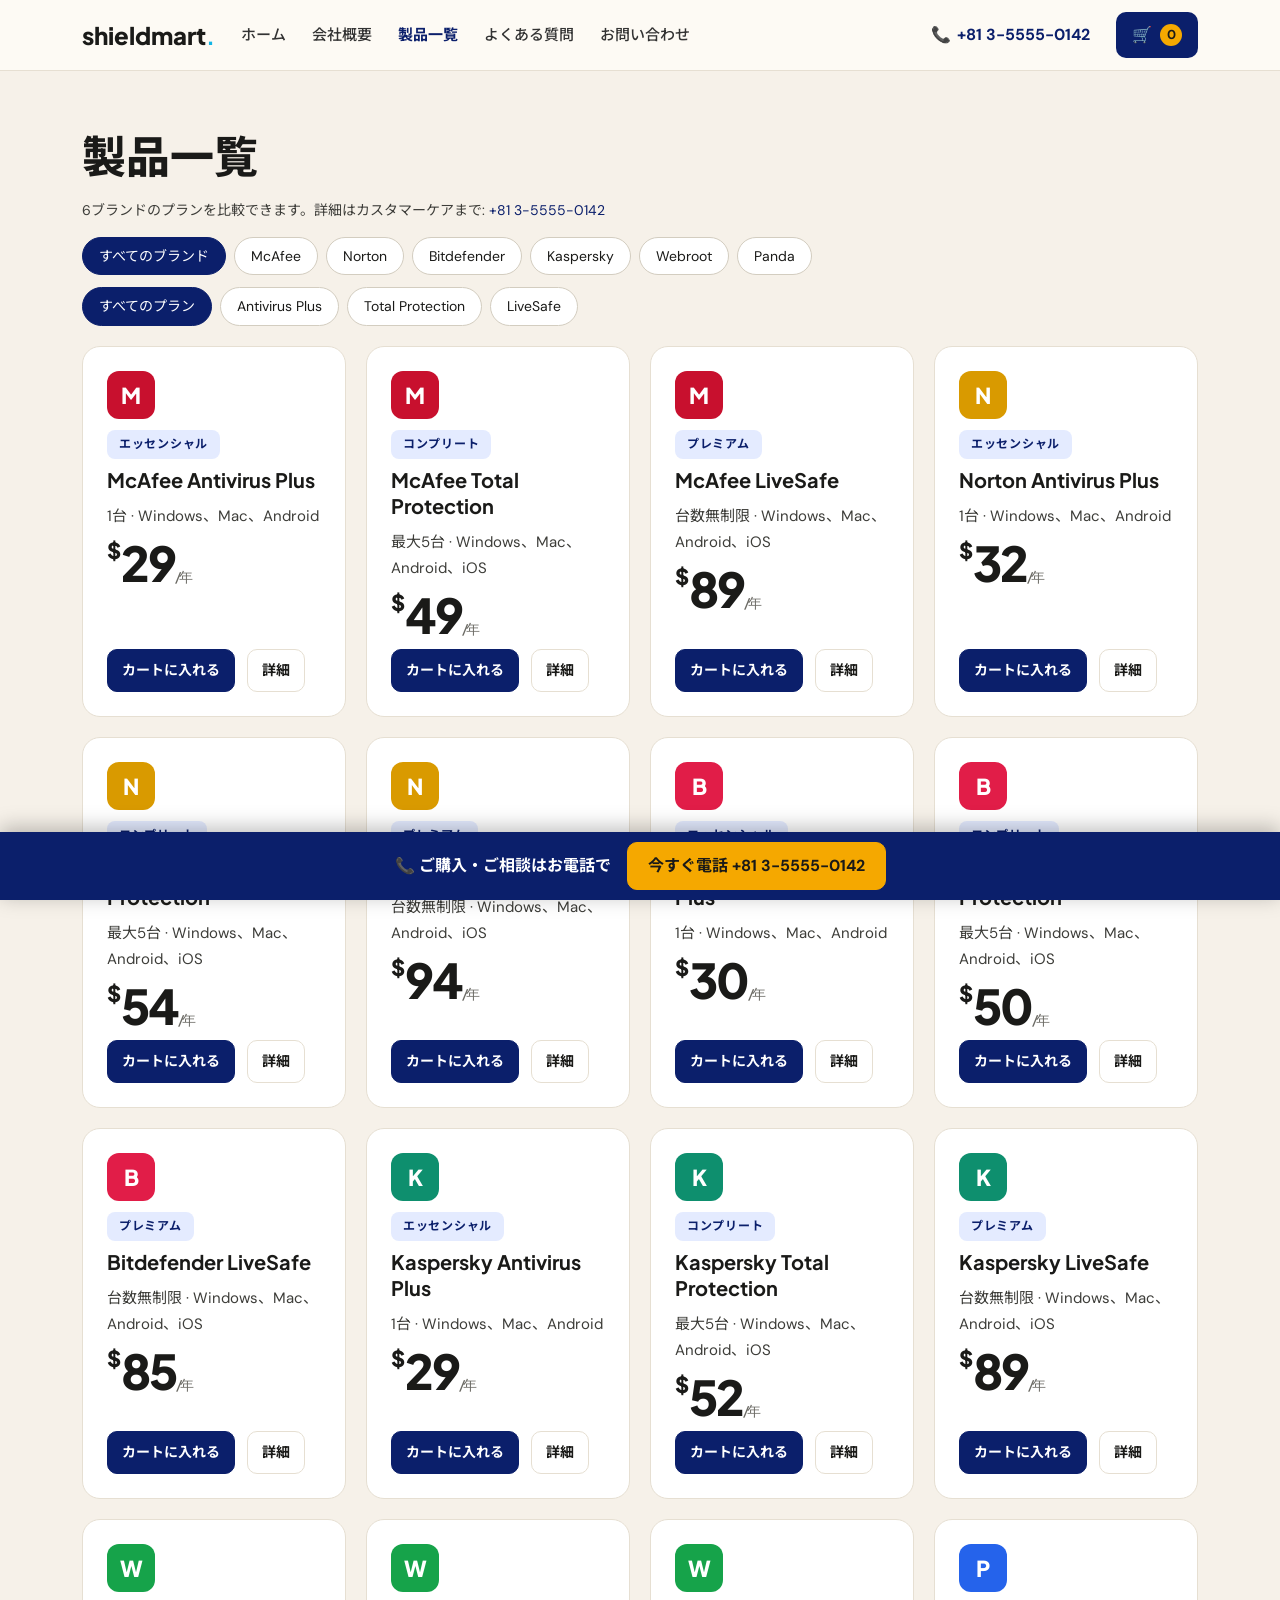
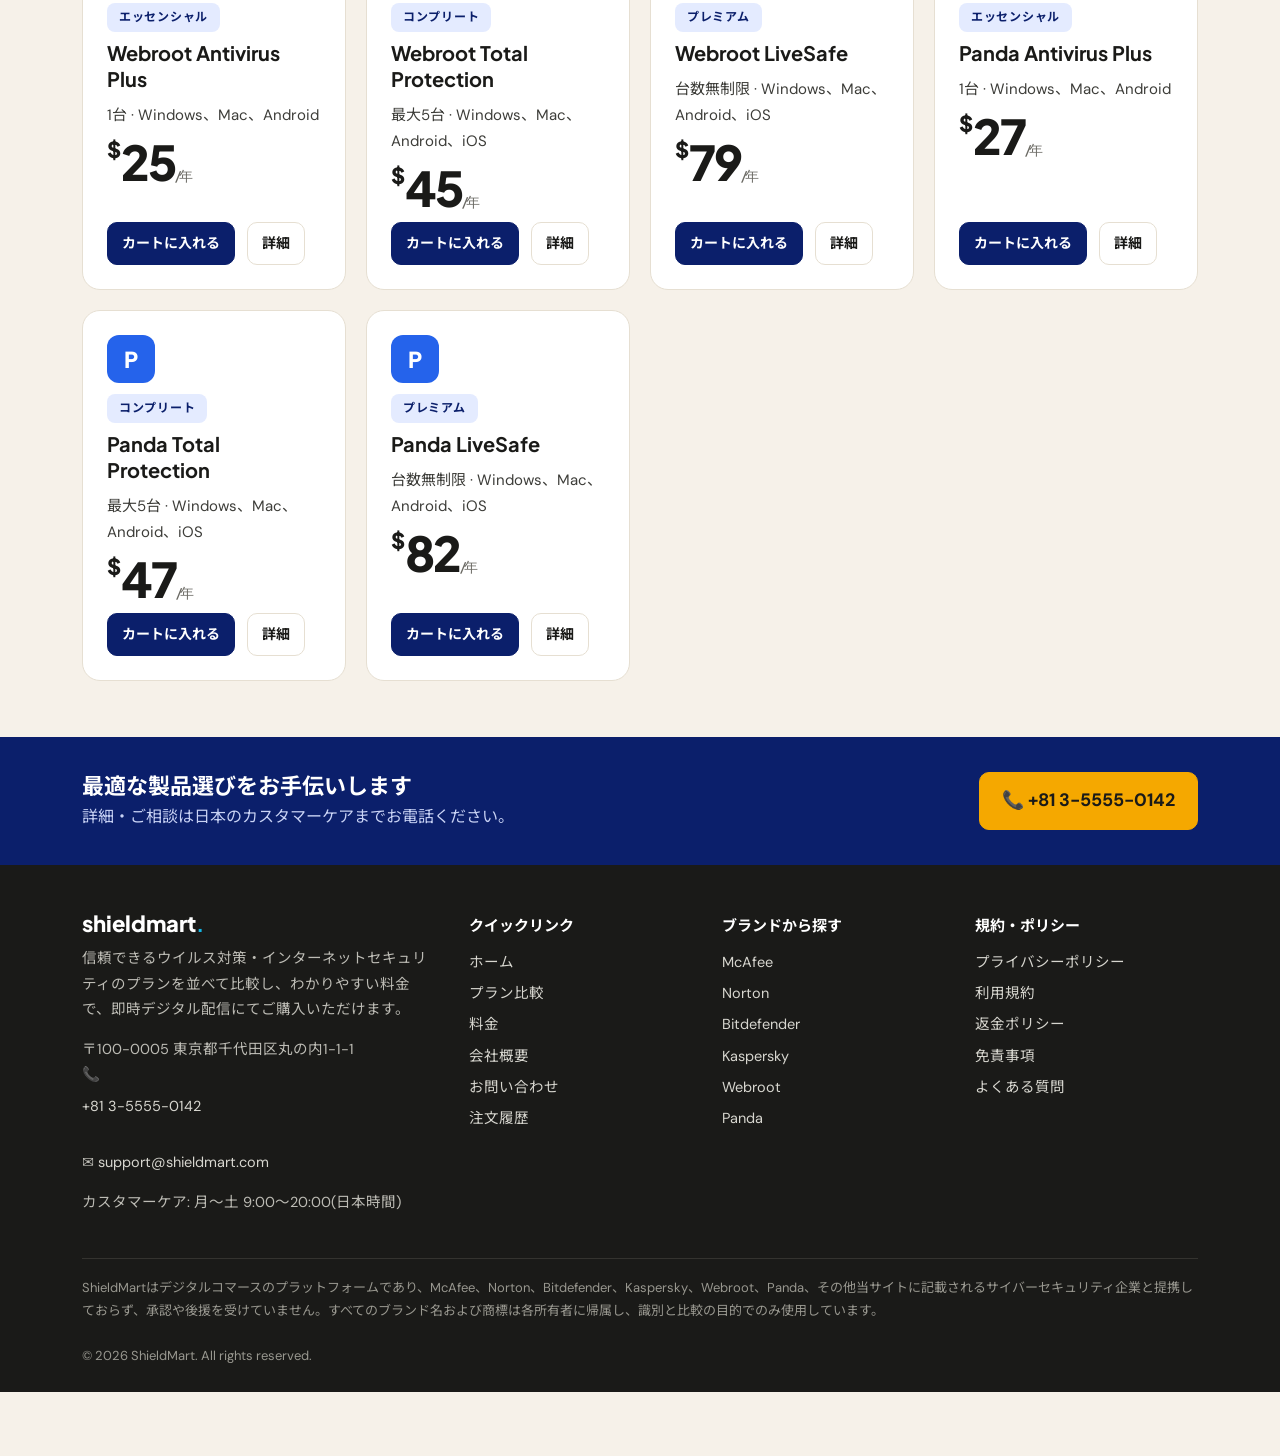
<file: products.html>
<!DOCTYPE html>
<html lang="ja"><head><meta charset="utf-8"><meta name="viewport" content="width=device-width, initial-scale=1">
<title>製品一覧 | PC最適化・チューンアップソフト</title><meta name="description" content="ウイルス対策・インターネットセキュリティの製品一覧。">
<link rel="preconnect" href="https://fonts.googleapis.com"><link href="https://fonts.googleapis.com/css2?family=DM+Sans:wght@400;500;700&family=Noto+Sans+JP:wght@400;500;700;800&family=Plus+Jakarta+Sans:wght@700;800&display=swap" rel="stylesheet">
<link rel="stylesheet" href="assets/style.css"></head>
<body data-page="products"><main id="main"></main><script src="assets/app.js"></script></body></html>
</file>
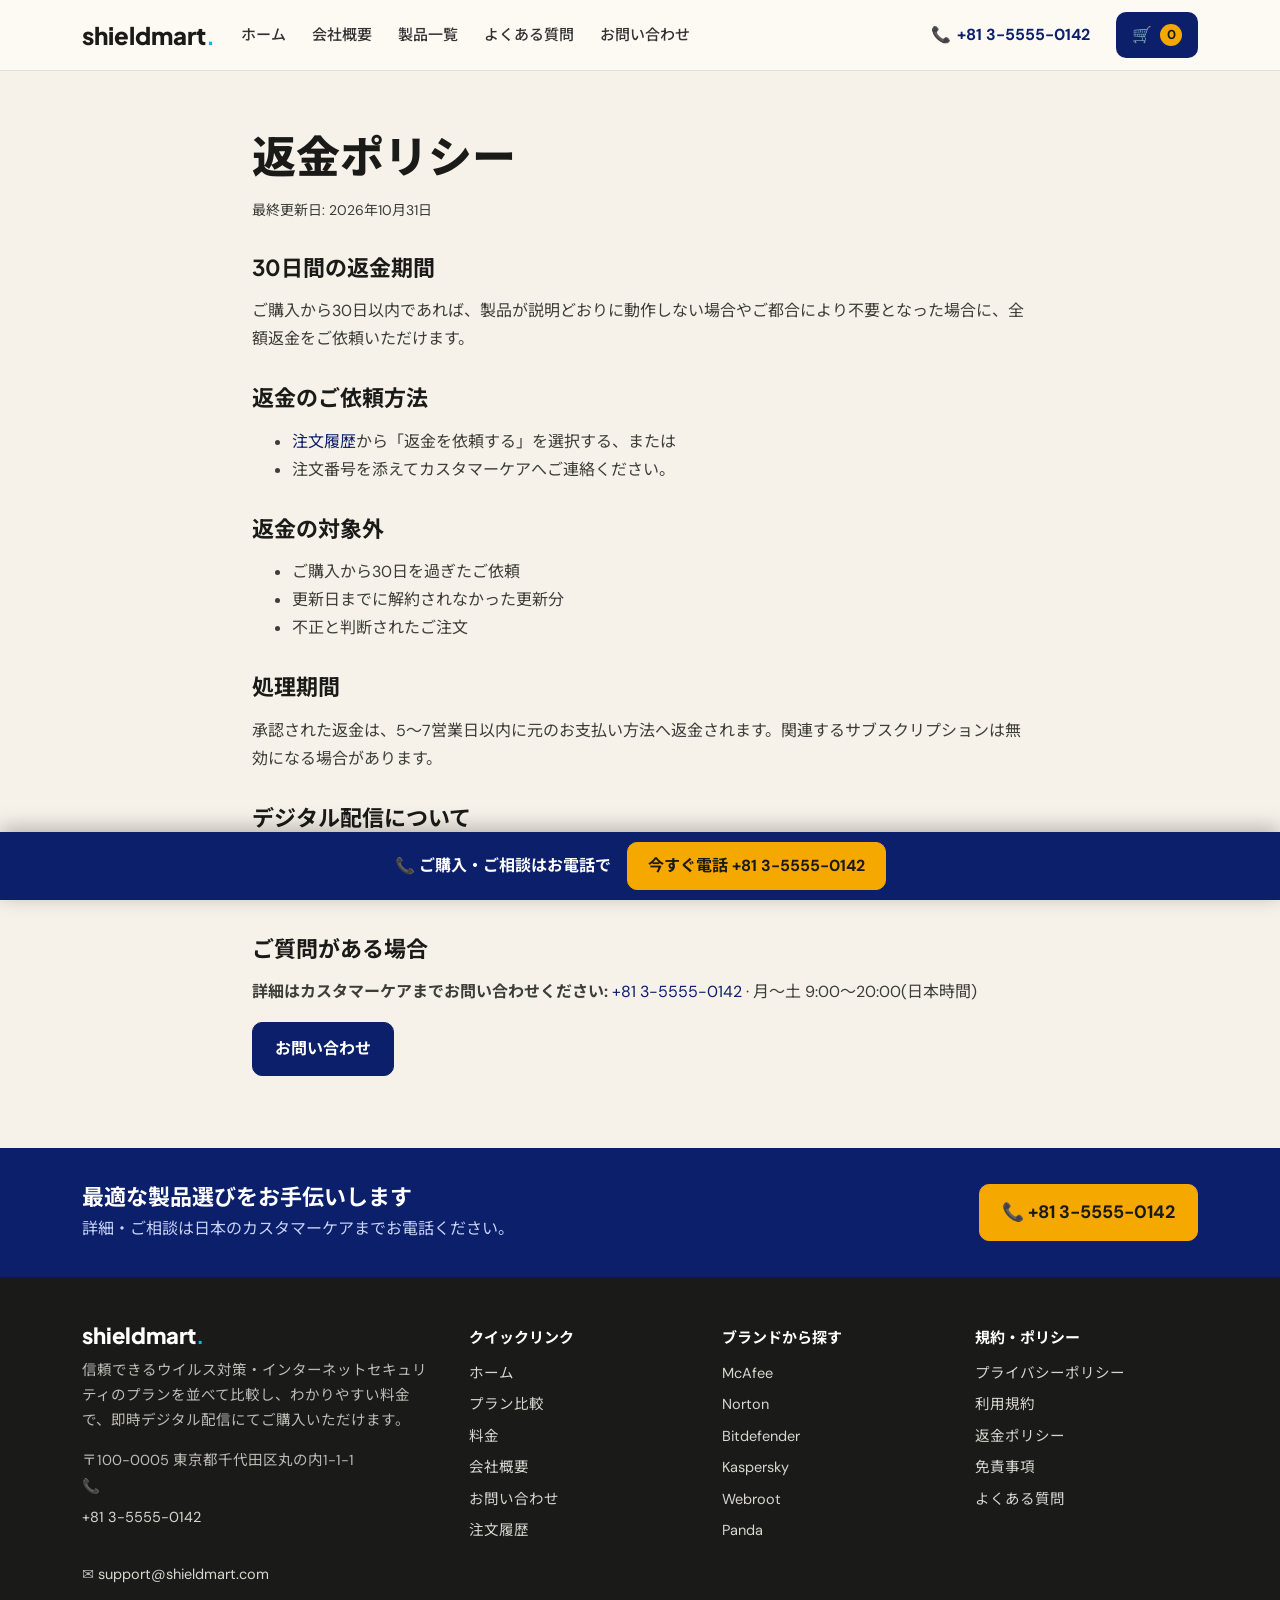
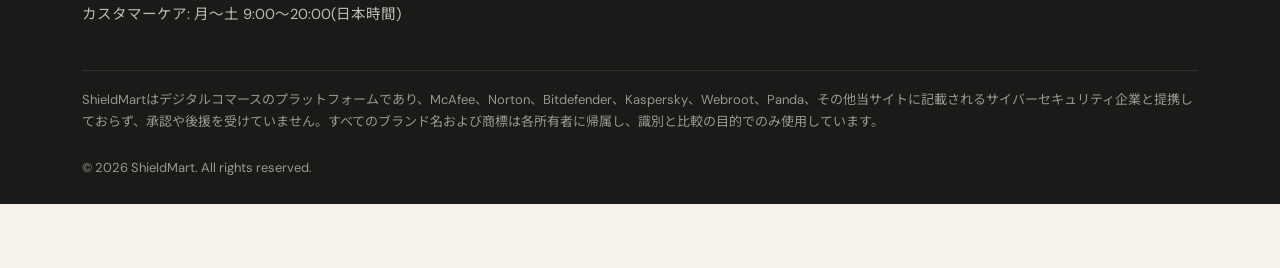
<file: refund.html>
<!DOCTYPE html>
<html lang="ja"><head><meta charset="utf-8"><meta name="viewport" content="width=device-width, initial-scale=1">
<title>返金ポリシー | PC最適化・チューンアップソフト</title><meta name="description" content="デジタルサブスクリプションの返金・返品について。">
<link rel="preconnect" href="https://fonts.googleapis.com"><link href="https://fonts.googleapis.com/css2?family=DM+Sans:wght@400;500;700&family=Noto+Sans+JP:wght@400;500;700;800&family=Plus+Jakarta+Sans:wght@700;800&display=swap" rel="stylesheet">
<link rel="stylesheet" href="assets/style.css"></head>
<body data-page="refund"><main id="main"><div class="pg"><h1>返金ポリシー</h1><p class="upd">最終更新日: 2026年10月31日</p><h2>30日間の返金期間</h2><p>ご購入から30日以内であれば、製品が説明どおりに動作しない場合やご都合により不要となった場合に、全額返金をご依頼いただけます。</p><h2>返金のご依頼方法</h2><ul><li><a href='orders.html'>注文履歴</a>から「返金を依頼する」を選択する、または</li><li>注文番号を添えてカスタマーケアへご連絡ください。</li></ul><h2>返金の対象外</h2><ul><li>ご購入から30日を過ぎたご依頼</li><li>更新日までに解約されなかった更新分</li><li>不正と判断されたご注文</li></ul><h2>処理期間</h2><p>承認された返金は、5〜7営業日以内に元のお支払い方法へ返金されます。関連するサブスクリプションは無効になる場合があります。</p><h2>デジタル配信について</h2><p>デジタル配信の商品のため、有効化でお困りの場合は返金の前にカスタマーケアへお早めにご連絡ください。</p><h2>ご質問がある場合</h2><p><b>詳細はカスタマーケアまでお問い合わせください:</b> <span data-c="phone"></span> · <span data-c="hours"></span></p><p><a class="btn" href="contact.html">お問い合わせ</a></p></div></main><script src="assets/app.js"></script></body></html>
</file>
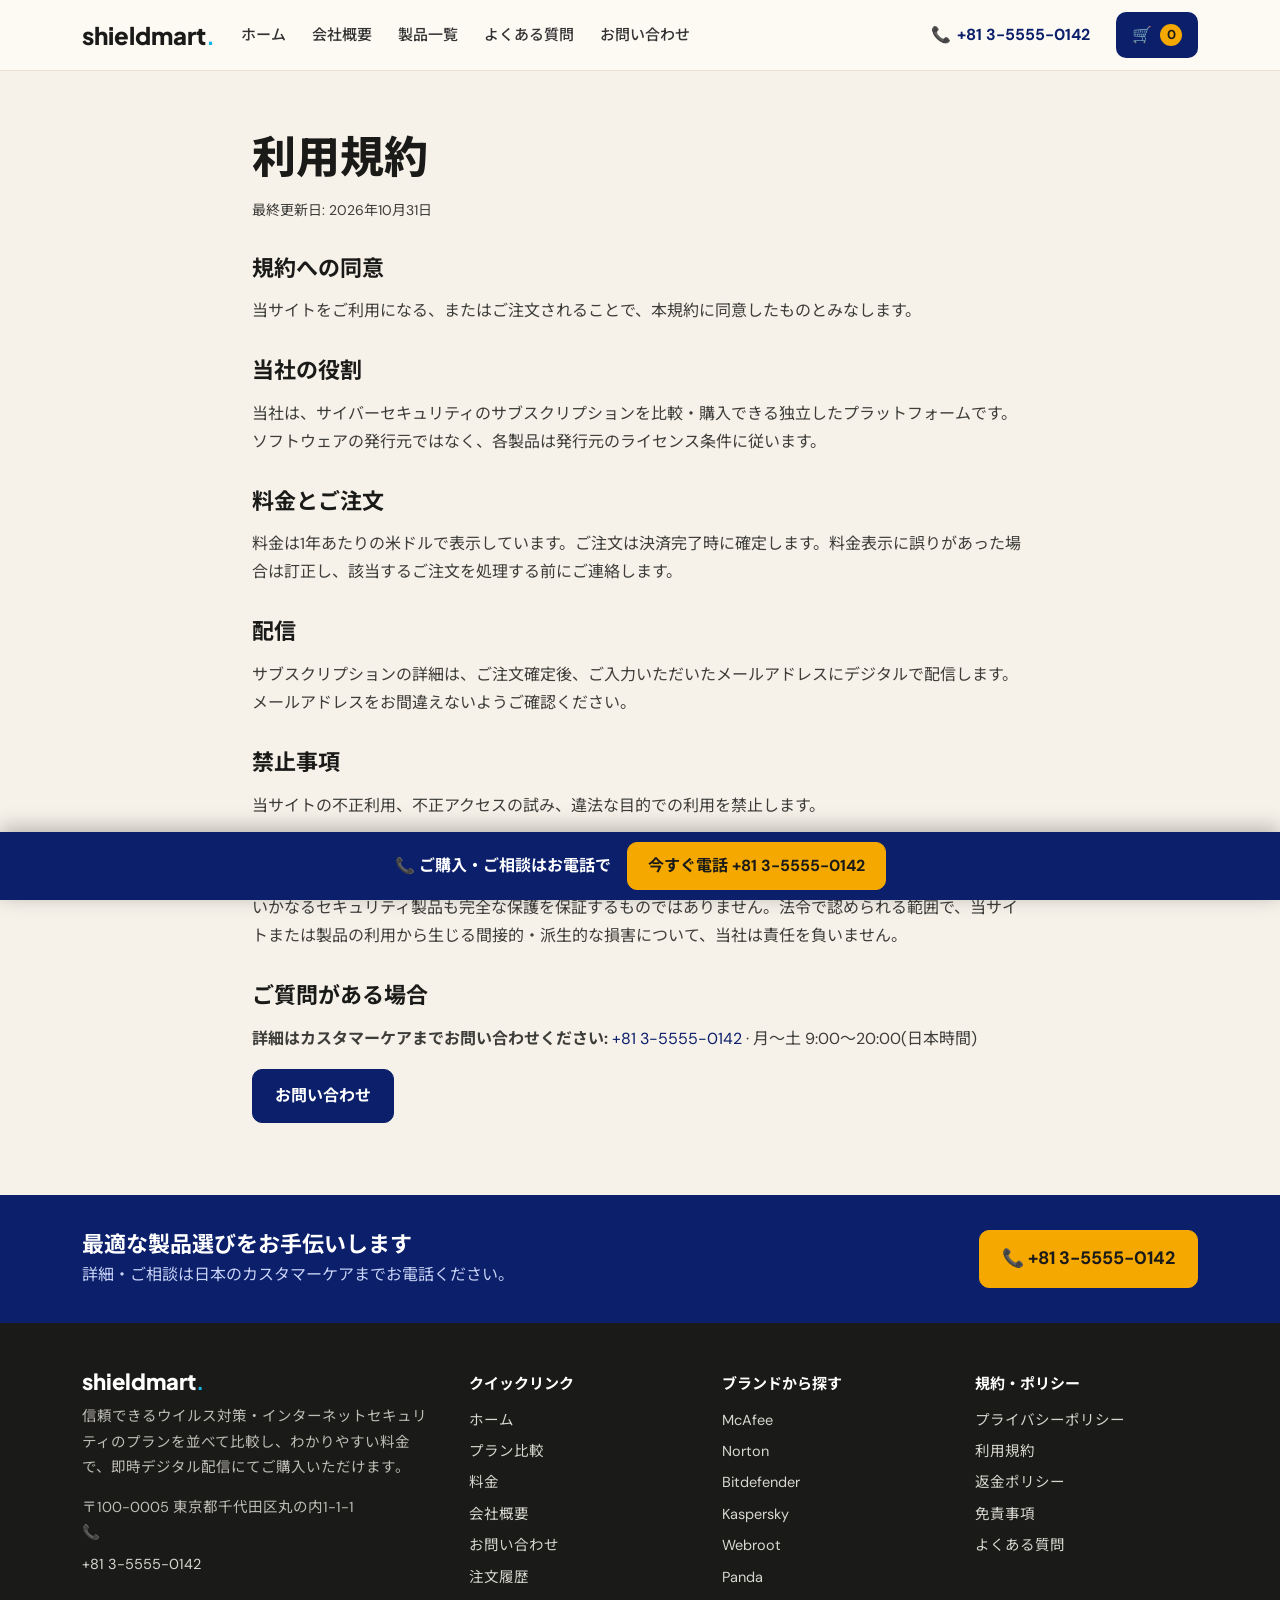
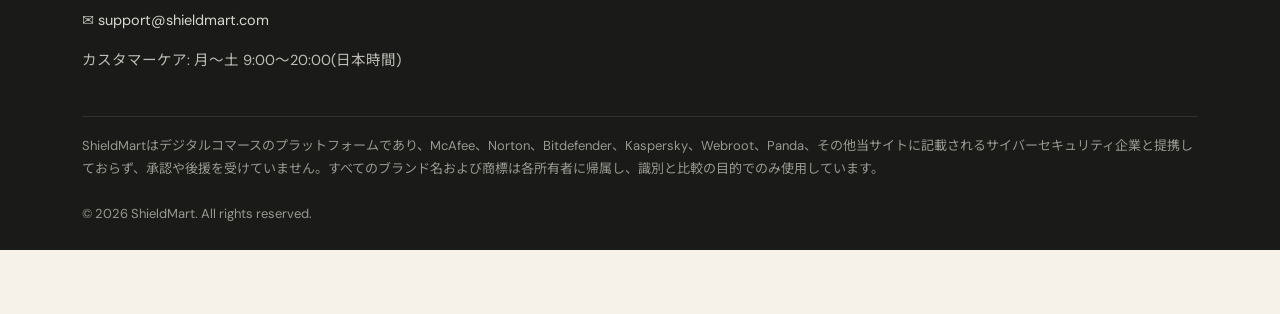
<file: terms.html>
<!DOCTYPE html>
<html lang="ja"><head><meta charset="utf-8"><meta name="viewport" content="width=device-width, initial-scale=1">
<title>利用規約 | PC最適化・チューンアップソフト</title><meta name="description" content="当サイトの利用およびサブスクリプション購入に関する規約。">
<link rel="preconnect" href="https://fonts.googleapis.com"><link href="https://fonts.googleapis.com/css2?family=DM+Sans:wght@400;500;700&family=Noto+Sans+JP:wght@400;500;700;800&family=Plus+Jakarta+Sans:wght@700;800&display=swap" rel="stylesheet">
<link rel="stylesheet" href="assets/style.css"></head>
<body data-page="terms"><main id="main"><div class="pg"><h1>利用規約</h1><p class="upd">最終更新日: 2026年10月31日</p><h2>規約への同意</h2><p>当サイトをご利用になる、またはご注文されることで、本規約に同意したものとみなします。</p><h2>当社の役割</h2><p>当社は、サイバーセキュリティのサブスクリプションを比較・購入できる独立したプラットフォームです。ソフトウェアの発行元ではなく、各製品は発行元のライセンス条件に従います。</p><h2>料金とご注文</h2><p>料金は1年あたりの米ドルで表示しています。ご注文は決済完了時に確定します。料金表示に誤りがあった場合は訂正し、該当するご注文を処理する前にご連絡します。</p><h2>配信</h2><p>サブスクリプションの詳細は、ご注文確定後、ご入力いただいたメールアドレスにデジタルで配信します。メールアドレスをお間違えないようご確認ください。</p><h2>禁止事項</h2><p>当サイトの不正利用、不正アクセスの試み、違法な目的での利用を禁止します。</p><h2>責任の制限</h2><p>いかなるセキュリティ製品も完全な保護を保証するものではありません。法令で認められる範囲で、当サイトまたは製品の利用から生じる間接的・派生的な損害について、当社は責任を負いません。</p><h2>ご質問がある場合</h2><p><b>詳細はカスタマーケアまでお問い合わせください:</b> <span data-c="phone"></span> · <span data-c="hours"></span></p><p><a class="btn" href="contact.html">お問い合わせ</a></p></div></main><script src="assets/app.js"></script></body></html>
</file>
<file: assets/style.css>
:root{--cream:#f6f1e9;--cream2:#fdfaf4;--navy:#0b1f6b;--ink:#1a1a18;--mu:#6b6a64;--ln:#e6dfd2;--yl:#f5a800;--cy:#12b5e5;--ok:#15803d}
*{box-sizing:border-box}html{scroll-behavior:smooth}
body{margin:0;background:var(--cream);color:var(--ink);font:16px/1.75 "DM Sans","Noto Sans JP","Hiragino Sans","Yu Gothic",Meiryo,system-ui,-apple-system,"Segoe UI",Roboto,sans-serif}
h1,h2,h3,.logo{font-family:"Plus Jakarta Sans","Noto Sans JP","Hiragino Sans","Yu Gothic",Meiryo,sans-serif;letter-spacing:0;margin:0;line-height:1.3}
a{color:var(--navy);text-decoration:none}a:hover{text-decoration:underline}
:focus-visible{outline:3px solid var(--cy);outline-offset:2px}
.w{max-width:1160px;margin:0 auto;padding:0 22px}
header{background:var(--cream2);border-bottom:1px solid var(--ln);position:sticky;top:0;z-index:30}
.nav{display:flex;align-items:center;gap:26px;height:70px}
.logo{font-weight:800;font-size:24px;color:var(--ink);line-height:.95}.logo b{color:var(--cy)}
.nav a.l{font-weight:500;font-size:15px;color:#333}.nav a.l:hover,.nav a.l.on{color:var(--navy);text-decoration:none;font-weight:700}
.sp{flex:1}.ph{font-weight:700;color:var(--navy);display:flex;gap:6px;align-items:center}
.cartb{background:var(--navy);color:#fff;padding:9px 16px;border-radius:10px;font-weight:700;display:flex;gap:8px;align-items:center}
.cartb:hover{text-decoration:none;filter:brightness(1.15)}.cartb span{background:var(--yl);color:var(--ink);border-radius:99px;min-width:22px;text-align:center;font-size:13px;padding:0 6px}
#mb{display:none;background:none;border:1px solid var(--ln);border-radius:8px;padding:6px 10px;font-size:18px;cursor:pointer}
.eyebrow{display:inline-block;background:#e9e5dd;border:1px solid #d3cdc0;color:var(--navy);font-weight:700;font-size:12px;letter-spacing:.08em;text-transform:uppercase;padding:6px 14px;border-radius:99px}
.hero{padding:64px 0 72px;background:radial-gradient(circle at 90% 10%,#f8e9c4 0,transparent 40%)}
.hg{display:grid;grid-template-columns:1.1fr 1fr;gap:48px;align-items:center}
.hero h1{font-size:clamp(36px,5.4vw,62px);line-height:1.04;font-weight:800;margin:18px 0}.hero h1 em{font-style:normal;color:var(--navy)}
.hero p.lead{color:#4a4a45;max-width:480px;margin:0 0 26px}
.btn{display:inline-flex;gap:8px;align-items:center;justify-content:center;background:var(--navy);color:#fff;border:1px solid var(--navy);border-radius:10px;padding:12px 22px;font:inherit;font-weight:700;cursor:pointer}
.btn:hover{text-decoration:none;filter:brightness(1.15)}.btn.w2{background:#fff;color:var(--ink);border-color:var(--ln)}
.btn.yl{background:var(--yl);border-color:var(--yl);color:var(--ink)}.btn.sm{padding:8px 14px;font-size:14px}.btn.ol{background:none;color:var(--navy)}
.row{display:flex;gap:12px;flex-wrap:wrap;align-items:center}
.cov{background:#fff;border-radius:22px;padding:30px;box-shadow:0 20px 50px #1a1a1818;position:relative}
.cov h3{font-size:18px;margin-bottom:12px}
.cov li{display:flex;gap:10px;padding:11px 0;border-bottom:1px solid var(--ln);color:#444;font-size:15px;list-style:none}
.cov ul{margin:0;padding:0}.cov li:last-child{border:0}.cov li i{font-style:normal;color:var(--navy);margin-left:auto}
.cov li:before{content:"";width:6px;height:6px;border-radius:50%;background:#3d5cc4;margin-top:10px}
.fl{position:absolute;right:-12px;top:-26px;background:var(--navy);color:#fff;border-radius:14px;padding:10px 16px;font-size:13px;box-shadow:0 10px 24px #0b1f6b55}.fl b{display:block;font-size:14px}
.fl2{position:absolute;left:-26px;bottom:-26px;background:#fff;border-radius:14px;padding:12px 16px;font-size:13px;box-shadow:0 10px 30px #0002;display:flex;gap:10px;align-items:center}
.fl2 b{display:block}.fl2 span.ic{width:36px;height:36px;border-radius:10px;background:#e4ebff;display:grid;place-items:center}
section{padding:64px 0}.alt{background:var(--cream2)}
.sh{text-align:center;max-width:640px;margin:0 auto 38px}.sh .k{color:var(--navy);font-weight:700;font-size:12px;letter-spacing:.12em;text-transform:uppercase}
.sh h2{font-size:clamp(28px,4vw,42px);font-weight:800;margin:8px 0 10px}.sh p{color:var(--mu);margin:0}
.strip{background:#fff;border-block:1px solid var(--ln);padding:18px 0}.strip .row{justify-content:center;gap:28px}.strip b{color:var(--mu);font-size:13px;letter-spacing:.08em;text-transform:uppercase}
.strip a{font-weight:700;font-size:18px;color:var(--ink)}
.g3{display:grid;gap:20px;grid-template-columns:repeat(auto-fit,minmax(260px,1fr))}
.card{background:#fff;border:1px solid var(--ln);border-radius:18px;padding:24px;display:flex;flex-direction:column;gap:10px}
.bl{width:48px;height:48px;border-radius:12px;display:grid;place-items:center;color:#fff;font:800 22px "Plus Jakarta Sans",sans-serif}
.card h3{font-size:20px}.card p{margin:0;color:var(--mu);font-size:15px}.mt{margin-top:auto}
.plans{display:grid;gap:22px;grid-template-columns:repeat(3,1fr);align-items:center}
.plan{background:#fff;border:1px solid var(--ln);border-radius:24px;padding:30px;position:relative}
.plan.dark{background:var(--ink);color:#fff;padding-block:38px}.plan.dark p,.plan.dark li{color:#d9d8d2}
.pill{display:inline-block;background:#e4ebff;color:var(--navy);font-weight:700;font-size:12px;letter-spacing:.06em;text-transform:uppercase;padding:4px 12px;border-radius:8px}
.dark .pill{background:#3a2f10;color:var(--yl)}
.pop{position:absolute;top:-14px;left:50%;transform:translateX(-50%);background:linear-gradient(90deg,#0b1f6b,#f5a800);color:#fff;font-size:12px;font-weight:800;padding:6px 16px;border-radius:99px;letter-spacing:.06em;text-transform:uppercase}
.plan h3{font-size:26px;margin:14px 0 8px;font-weight:800}.plan p{color:var(--mu);font-size:15px}
.from{font-size:13px;color:var(--mu);margin-top:16px}.dark .from{color:#aaa}
.price{font:800 48px "Plus Jakarta Sans",sans-serif;letter-spacing:-.04em;line-height:1}.price sup{font-size:22px;vertical-align:top;margin-right:2px}.price small{font-size:14px;color:var(--mu);font-weight:500}
.dark .price{color:var(--yl)}
.fl3{list-style:none;padding:18px 0 0;margin:18px 0;border-top:1px solid var(--ln)}.dark .fl3{border-color:#3a3a36}
.fl3 li{padding:5px 0 5px 28px;position:relative;font-size:14.5px}.fl3 li:before{content:"✓";position:absolute;left:0;width:20px;height:20px;border-radius:50%;background:#e4ebff;color:var(--navy);font-size:12px;display:grid;place-items:center;top:8px}
.dark .fl3 li:before{background:#3a2f10;color:var(--yl)}
.os{display:flex;gap:6px;flex-wrap:wrap;margin-bottom:16px}.os span{background:#f1ede4;border-radius:6px;font-size:12px;padding:2px 8px;color:#555}.dark .os span{background:#2e2e2a;color:#ccc}
.tw{overflow-x:auto;border-radius:20px;background:#fff;border:1px solid var(--ln)}
table{border-collapse:collapse;width:100%;min-width:640px}
th,td{padding:14px 16px;text-align:center;border-bottom:1px solid var(--ln);font-size:15px}
td:first-child,th:first-child{text-align:left}
thead th{background:var(--ink);color:#fff;font-size:15px}thead th.hl{background:var(--navy)}
tr.sec td{background:#f4f2ee;color:var(--navy);font-weight:800;font-size:13px;letter-spacing:.06em;text-transform:uppercase;text-align:left}
td.hl{background:#f4f2ee}.no{color:#aaa}
.steps{display:grid;gap:22px;grid-template-columns:repeat(auto-fit,minmax(220px,1fr))}
.step b.n{width:44px;height:44px;border-radius:50%;background:var(--navy);color:#fff;display:grid;place-items:center;font-size:18px;margin-bottom:12px}
.stats{display:grid;grid-template-columns:repeat(auto-fit,minmax(170px,1fr));gap:18px;margin-top:28px}
.stats div{background:#fff;border:1px solid var(--ln);border-radius:16px;padding:18px;text-align:center}.stats b{display:block;font:800 30px "Plus Jakarta Sans",sans-serif;color:var(--navy)}
details{background:#fff;border:1px solid var(--ln);border-radius:14px;padding:16px 20px;margin-bottom:12px}
summary{font-weight:700;cursor:pointer}details p{margin:10px 0 0;color:#555}
.cta{background:var(--navy);color:#fff;text-align:center;border-radius:28px;padding:54px 24px}
.cta h2{font-size:clamp(26px,4vw,40px);font-weight:800;margin-bottom:10px}.cta p{color:#c9d3f5;max-width:560px;margin:0 auto 22px}
.cta .btn{background:#fff;color:var(--navy);border-color:#fff}.cta .btn.yl{background:var(--yl);color:var(--ink);border-color:var(--yl)}
.pg{max-width:820px;margin:0 auto;padding:56px 22px}.pg h1{font-size:clamp(30px,4.5vw,44px);font-weight:800;margin-bottom:8px}
.pg h2{font-size:22px;margin:30px 0 8px}.pg p,.pg li{color:#3d3d39}.upd{color:var(--mu);font-size:14px}
.two{display:grid;grid-template-columns:2fr 1fr;gap:28px;align-items:start}
.sum{position:sticky;top:90px}
label{display:block;font-weight:700;font-size:14px;margin:14px 0 4px}
input,select,textarea{font:inherit;width:100%;padding:11px 13px;border:1px solid #d3cdc0;border-radius:10px;background:#fff;color:var(--ink)}textarea{min-height:130px}
.er{color:#b91c1c;font-size:14px;margin:10px 0 0}.okb{background:#e8f6ec;border:1px solid #b7e0c2;color:#14532d;border-radius:14px;padding:16px 20px;margin-bottom:20px}
.bar{display:flex;gap:8px;flex-wrap:wrap;margin-bottom:12px}.chip{border:1px solid #d3cdc0;background:#fff;border-radius:99px;padding:6px 16px;font-size:14px;color:var(--ink)}.chip.on{background:var(--navy);color:#fff;border-color:var(--navy)}.chip:hover{text-decoration:none}
.tr{display:flex;justify-content:space-between;padding:6px 0}.tr.t{font-weight:800;font-size:20px;border-top:1px solid var(--ln);margin-top:8px;padding-top:14px}
.help{background:#fff7e0;border:1px solid #f0dca2;border-radius:14px;padding:14px 18px;font-size:15px}
.cs{background:var(--navy);color:#fff;padding:34px 0;margin-top:0}.cs .row{justify-content:space-between}.cs h3{font-size:22px}.cs p{margin:4px 0 0;color:#c9d3f5}
.cs a.btn{background:var(--yl);border-color:var(--yl);color:var(--ink);font-size:18px}
footer{background:var(--ink);color:#bdbcb5;padding:48px 0 24px;font-size:14.5px}
footer h4{color:#fff;margin:0 0 10px;font-size:15px}footer a{color:#d7d6cf;display:block;margin:6px 0}
.fg{display:grid;grid-template-columns:1.6fr 1fr 1fr 1fr;gap:30px}.fine{border-top:1px solid #34332f;margin-top:28px;padding-top:18px;font-size:13px;color:#98978f}
#toast{position:fixed;bottom:24px;left:50%;transform:translateX(-50%);background:var(--ink);color:#fff;padding:12px 22px;border-radius:10px;display:none;z-index:90;font-weight:700}
#pop,#pop2{position:fixed;inset:0;background:#0009;display:none;align-items:center;justify-content:center;z-index:100;padding:20px}
#pop .bx,#pop2 .bx{background:#fff;border-radius:24px;max-width:440px;width:100%;padding:34px 30px;text-align:center;position:relative;box-shadow:0 30px 80px #0006}
#pop h3,#pop2 h3{font-size:26px;font-weight:800;margin:10px 0}#pop p,#pop2 p{color:#555;margin:0 0 18px}
#pop .x,#pop2 .x{position:absolute;right:14px;top:10px;background:none;border:0;font-size:26px;cursor:pointer;color:#777}
#pop .big,#pop2 .big{display:block;font:800 28px "Plus Jakarta Sans",sans-serif;color:var(--navy);margin-bottom:14px}
@media(max-width:860px){.hg,.two{grid-template-columns:1fr}.plans{grid-template-columns:1fr}.fg{grid-template-columns:1fr 1fr}.sum{position:static}
#mb{display:block}.nav{flex-wrap:wrap;height:auto;padding:12px 0;gap:10px}.nav .l{display:none;width:100%}.nav.open .l{display:block}.ph span.t{display:none}.fl,.fl2{position:static;margin-top:12px}}
.bl.img{background:#fff;border:1px solid var(--ln);padding:7px;width:56px;height:56px}.bl img{max-width:100%;max-height:100%;object-fit:contain}
.strip a.sl{display:flex;align-items:center;gap:10px;font-size:16px}.strip .bl.img{width:34px;height:34px;padding:4px;border-radius:8px}
body{padding-bottom:64px}
.fixcall{position:fixed;left:0;right:0;bottom:0;z-index:60;background:var(--navy);color:#fff;display:flex;gap:16px;align-items:center;justify-content:center;padding:10px 16px calc(10px + env(safe-area-inset-bottom,0px));box-shadow:0 -4px 20px #0004;font-weight:700}
.fixcall .btn{padding:9px 20px;font-size:16px}
#toast{bottom:84px}.ov{z-index:100}
.eyebrow{display:inline-block}
@media(max-width:560px){.fixcall span{display:none}.fixcall .btn{width:100%}}
</file>
